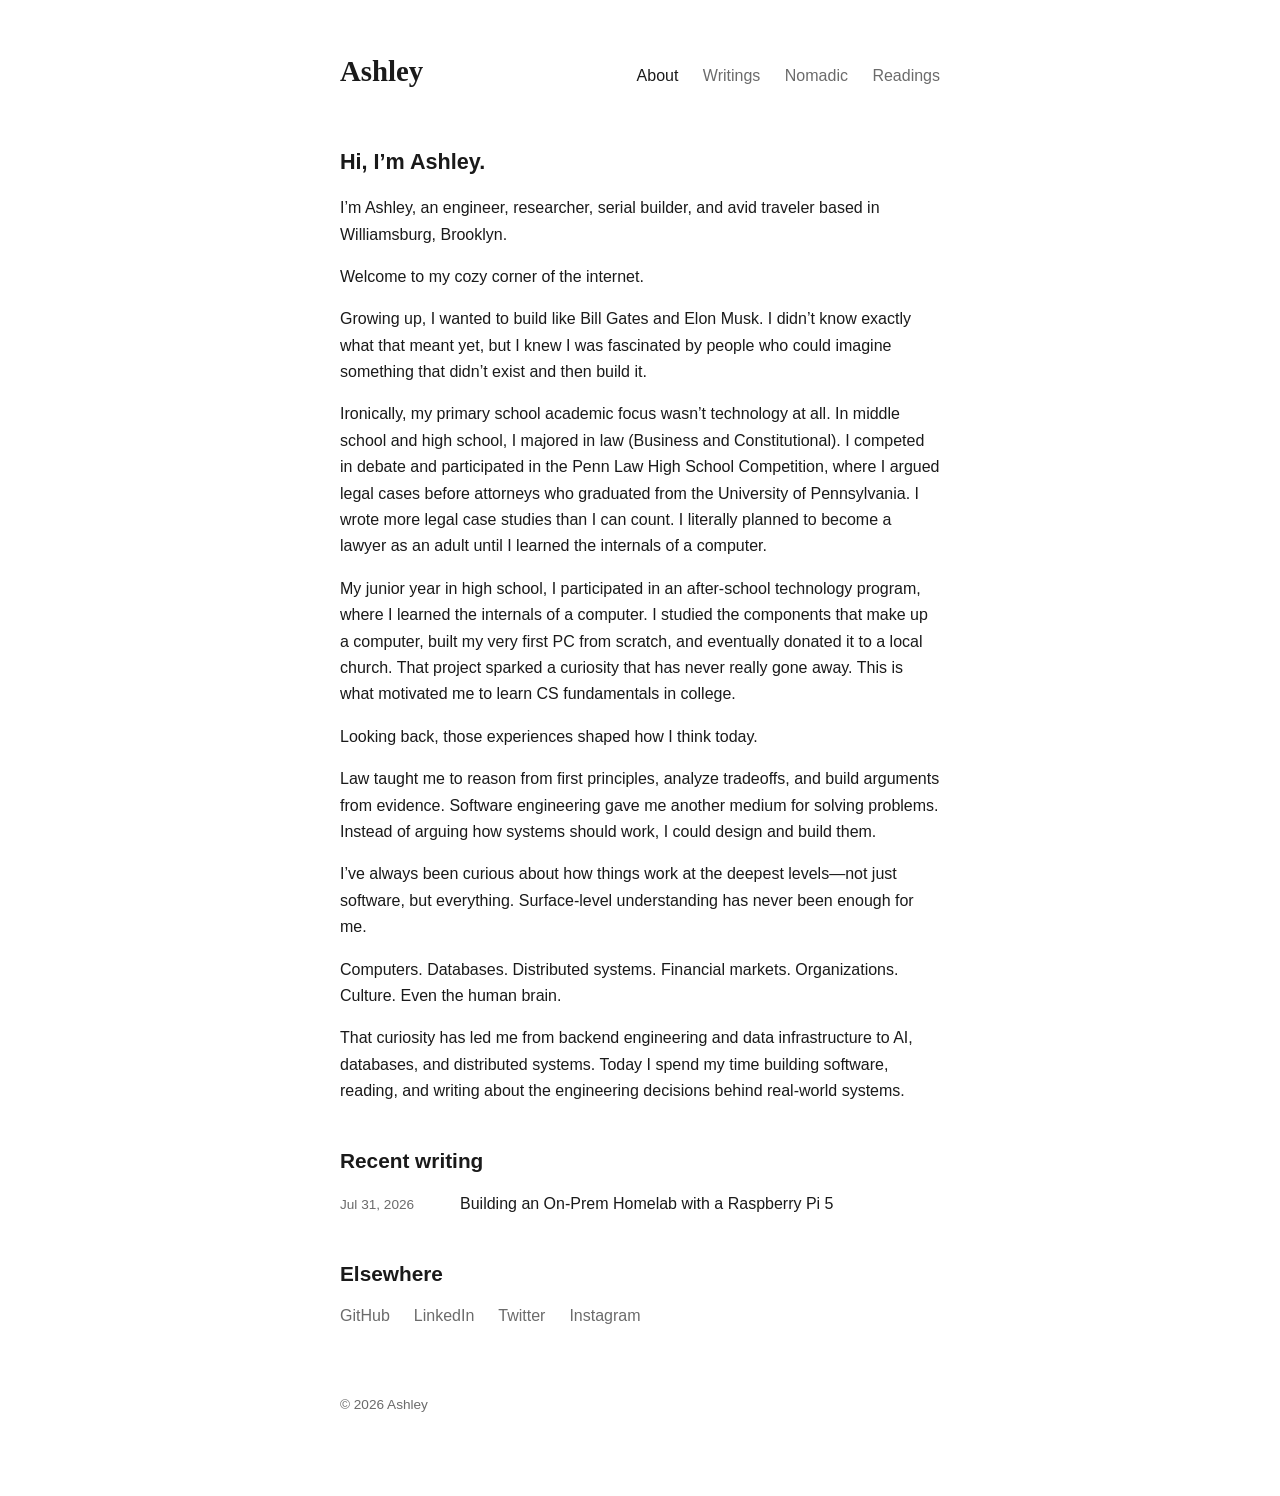
<file: index.html>
<!DOCTYPE html>
<html lang="en">
<head>
  <meta charset="UTF-8">
  <meta name="viewport" content="width=device-width, initial-scale=1.0">
  <meta name="description" content="Ashley — personal site and blog.">
  <title>Ashley</title>
  <link rel="stylesheet" href="/css/style.css">
  <link rel="icon" href="/images/favicon.png">
</head>
<body>
  <header>
    <a class="site-name" href="/">Ashley</a>
    <nav>
      <a href="/" aria-current="page">About</a>
      <a href="/blog/">Writings</a>
      <a href="/nomadic/">Nomadic</a>
      <a href="/readings/">Readings</a>
    </nav>
  </header>

  <main>
    <h1>Hi, I&rsquo;m Ashley.</h1>

    <p>
      I&rsquo;m Ashley, an engineer, researcher, serial builder, and avid
      traveler based in Williamsburg, Brooklyn.
    </p>
    <p>Welcome to my cozy corner of the internet.</p>
    <p>
      Growing up, I wanted to build like Bill Gates and Elon Musk. I
      didn&rsquo;t know exactly what that meant yet, but I knew I was fascinated by
      people who could imagine something that didn&rsquo;t exist and then build it.
    </p>
    <p>
      Ironically, my primary school academic focus wasn&rsquo;t technology at all.
      In middle school and high school, I majored in law (Business and
      Constitutional). I competed in debate and participated in the Penn Law
      High School Competition, where I argued legal cases before attorneys
      who graduated from the University of Pennsylvania. I wrote more legal
      case studies than I can count. I literally
      planned to become a lawyer as an adult until I learned the internals of
      a computer.
    </p>
    <p>
      My junior year in high school, I participated in an after-school
      technology program, where I learned the internals of a computer. I
      studied the components that
      make up a computer, built my very first PC from scratch, and eventually
      donated it to a local church. That project sparked a curiosity that has
      never really gone away. This is what motivated me to learn CS
      fundamentals in college.
    </p>
    <p>Looking back, those experiences shaped how I think today.</p>
    <p>
      Law taught me to reason from first principles, analyze tradeoffs, and
      build arguments from evidence. Software engineering gave me another
      medium for solving problems. Instead of arguing how systems should
      work, I could design and build them.
    </p>
    <p>I&rsquo;ve always been curious about how things work at the deepest levels&mdash;not just software, but everything. Surface-level understanding has never been enough for me.</p>
    <p>Computers. Databases. Distributed systems. Financial markets. Organizations. Culture. Even the human brain.</p>
    <p>
      That curiosity has led me from backend engineering and data
      infrastructure to AI, databases, and distributed systems. Today I spend
      my time building software, reading, and writing about the engineering
      decisions behind real-world systems.
    </p>

    <h2>Recent writing</h2>
    <ul class="post-list">
      <li>
        <time datetime="2026-07-31">Jul 31, 2026</time>
        <a href="/blog/homelab-raspberry-pi-5/">Building an On-Prem Homelab with a Raspberry Pi 5</a>
      </li>
    </ul>

    <h2>Elsewhere</h2>
    <ul class="links">
      <li><a href="https://github.com/ashnet16">GitHub</a></li>
      <li><a href="https://www.linkedin.com/in/ashley-m-1a815396/">LinkedIn</a></li>
      <li><a href="https://twitter.com/ash13y_m">Twitter</a></li>
      <li><a href="https://www.instagram.com/misunderstood.ashley">Instagram</a></li>
    </ul>
  </main>

  <footer>
    <p>&copy; 2026 Ashley</p>
  </footer>
</body>
</html>
</file>
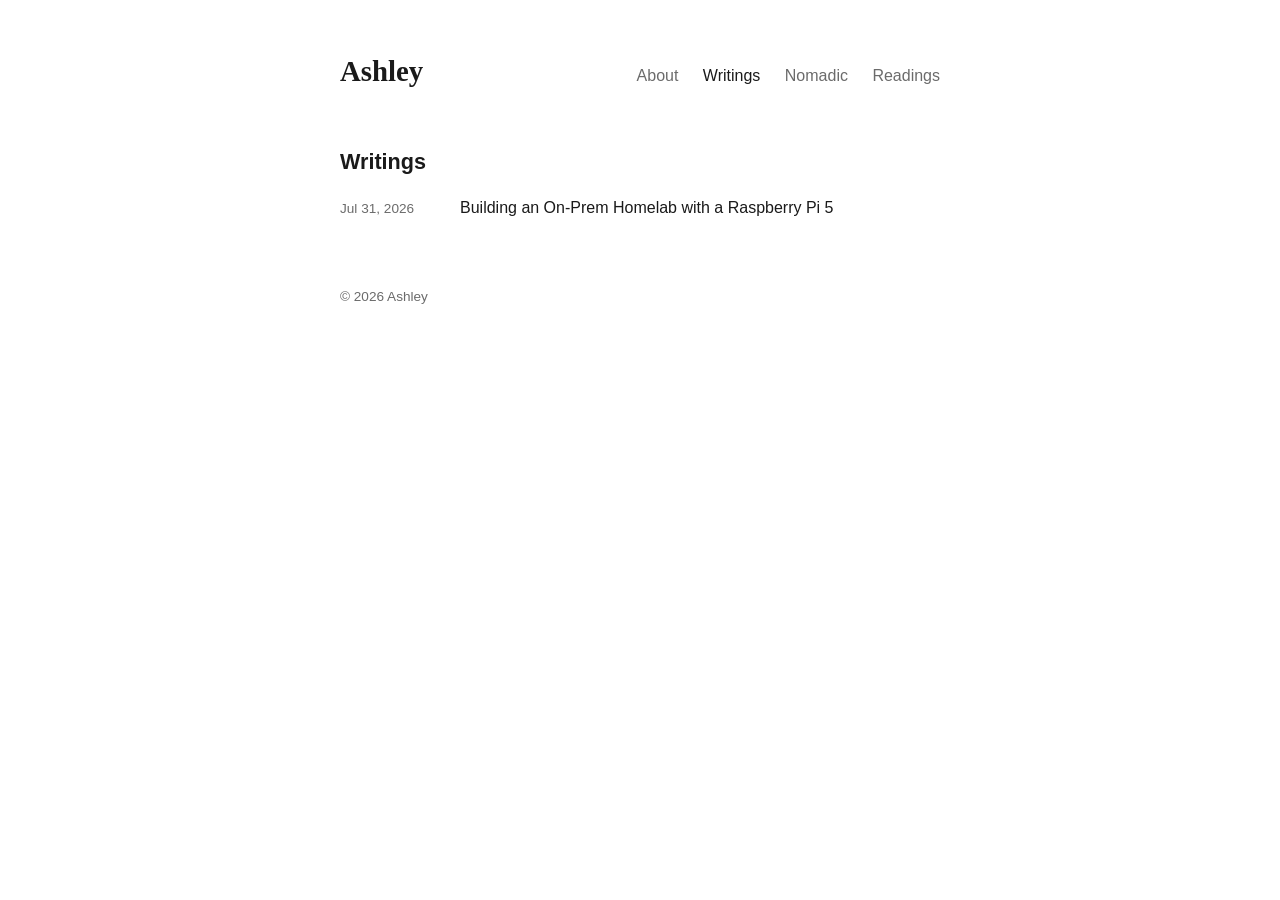
<file: blog/index.html>
<!DOCTYPE html>
<html lang="en">
<head>
  <meta charset="UTF-8">
  <meta name="viewport" content="width=device-width, initial-scale=1.0">
  <meta name="description" content="Writing by Ashley.">
  <title>Writings · Ashley</title>
  <link rel="stylesheet" href="/css/style.css">
  <link rel="icon" href="/images/favicon.png">
</head>
<body>
  <header>
    <a class="site-name" href="/">Ashley</a>
    <nav>
      <a href="/">About</a>
      <a href="/blog/" aria-current="page">Writings</a>
      <a href="/nomadic/">Nomadic</a>
      <a href="/readings/">Readings</a>
    </nav>
  </header>

  <main>
    <h1>Writings</h1>

    <ul class="post-list">
      <li>
        <time datetime="2026-07-31">Jul 31, 2026</time>
        <a href="/blog/homelab-raspberry-pi-5/">Building an On-Prem Homelab with a Raspberry Pi 5</a>
      </li>
    </ul>
  </main>

  <footer>
    <p>&copy; 2026 Ashley</p>
  </footer>
</body>
</html>
</file>
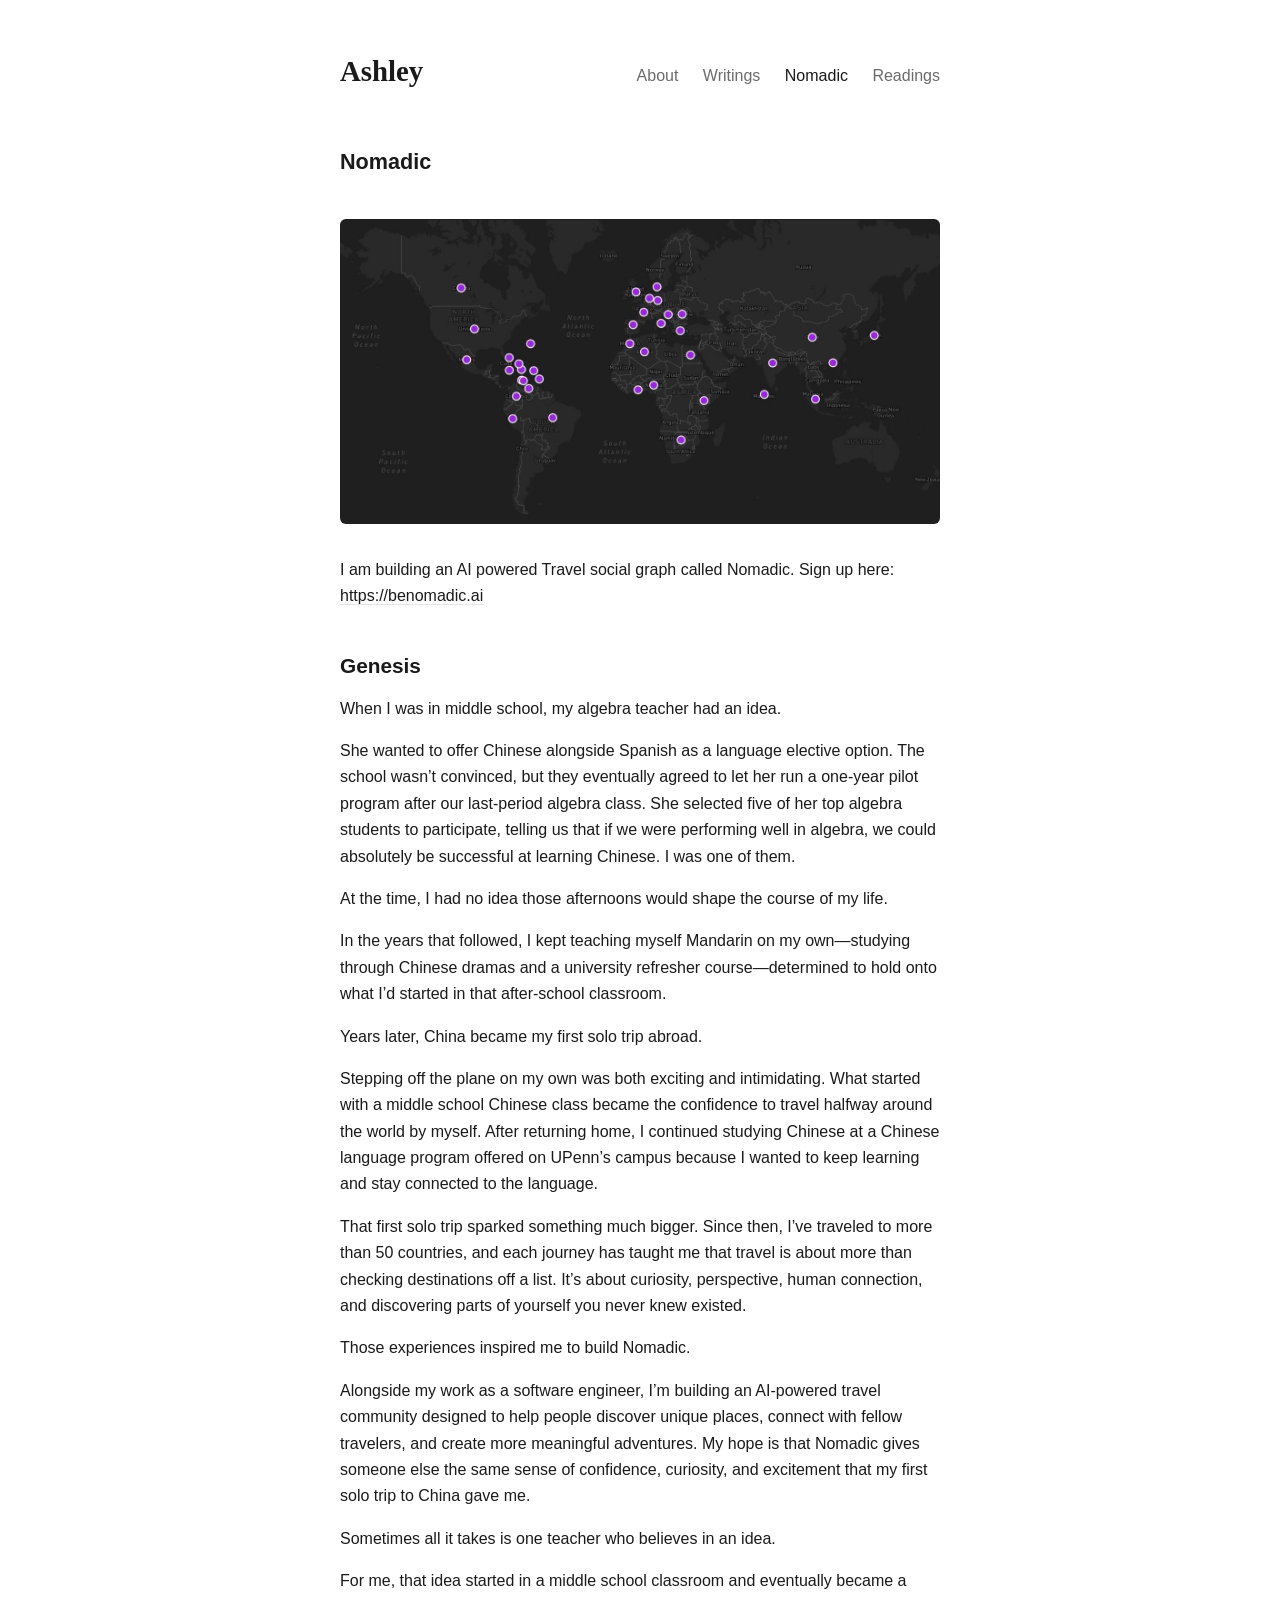
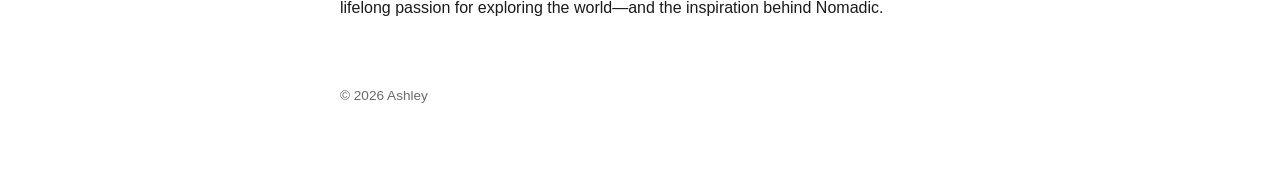
<file: nomadic/index.html>
<!DOCTYPE html>
<html lang="en">
<head>
  <meta charset="UTF-8">
  <meta name="viewport" content="width=device-width, initial-scale=1.0">
  <meta name="description" content="Where Ashley has been living and working.">
  <title>Nomadic · Ashley</title>
  <link rel="stylesheet" href="/css/style.css">
  <link rel="icon" href="/images/favicon.png">
</head>
<body>
  <header>
    <a class="site-name" href="/">Ashley</a>
    <nav>
      <a href="/">About</a>
      <a href="/blog/">Writings</a>
      <a href="/nomadic/" aria-current="page">Nomadic</a>
      <a href="/readings/">Readings</a>
    </nav>
  </header>

  <main>
    <h1>Nomadic</h1>

    <img src="/images/travel-map.jpg" alt="Map of countries I've visited" class="travel-map">

    <p>
      I am building an AI powered Travel social graph called Nomadic.
      Sign up here: <a href="https://benomadic.ai">https://benomadic.ai</a>
    </p>

    <h2>Genesis</h2>

    <p>When I was in middle school, my algebra teacher had an idea.</p>
    <p>
      She wanted to offer Chinese alongside Spanish as a language elective
      option. The school wasn&rsquo;t
      convinced, but they eventually agreed to let her run a one-year pilot
      program after our last-period algebra class. She selected five of her
      top algebra students to participate, telling us that if we were
      performing well in algebra, we could absolutely be successful at
      learning Chinese. I was one of them.
    </p>
    <p>At the time, I had no idea those afternoons would shape the course of my life.</p>
    <p>
      In the years that followed, I kept teaching myself Mandarin on my
      own&mdash;studying through Chinese dramas and a university refresher
      course&mdash;determined to hold onto what I&rsquo;d started in that
      after-school classroom.
    </p>
    <p>Years later, China became my first solo trip abroad.</p>
    <p>
      Stepping off the plane on my own was both exciting and intimidating.
      What started with a middle school Chinese class became the confidence
      to travel halfway around the world by myself. After returning home, I
      continued studying Chinese at a Chinese language program offered on
      UPenn&rsquo;s campus because I wanted to keep learning and stay
      connected to the language.
    </p>
    <p>
      That first solo trip sparked something much bigger. Since then,
      I&rsquo;ve traveled to more than 50 countries, and each journey has
      taught me that travel is about more than checking destinations off a
      list. It&rsquo;s about curiosity, perspective, human connection, and
      discovering parts of yourself you never knew existed.
    </p>
    <p>Those experiences inspired me to build Nomadic.</p>
    <p>
      Alongside my work as a software engineer, I&rsquo;m building an
      AI-powered travel community designed to help people discover unique
      places, connect with fellow travelers, and create more meaningful
      adventures. My hope is that Nomadic gives someone else the same sense
      of confidence, curiosity, and excitement that my first solo trip to
      China gave me.
    </p>
    <p>Sometimes all it takes is one teacher who believes in an idea.</p>
    <p>
      For me, that idea started in a middle school classroom and eventually
      became a lifelong passion for exploring the world&mdash;and the
      inspiration behind Nomadic.
    </p>
  </main>

  <footer>
    <p>&copy; 2026 Ashley</p>
  </footer>
</body>
</html>
</file>
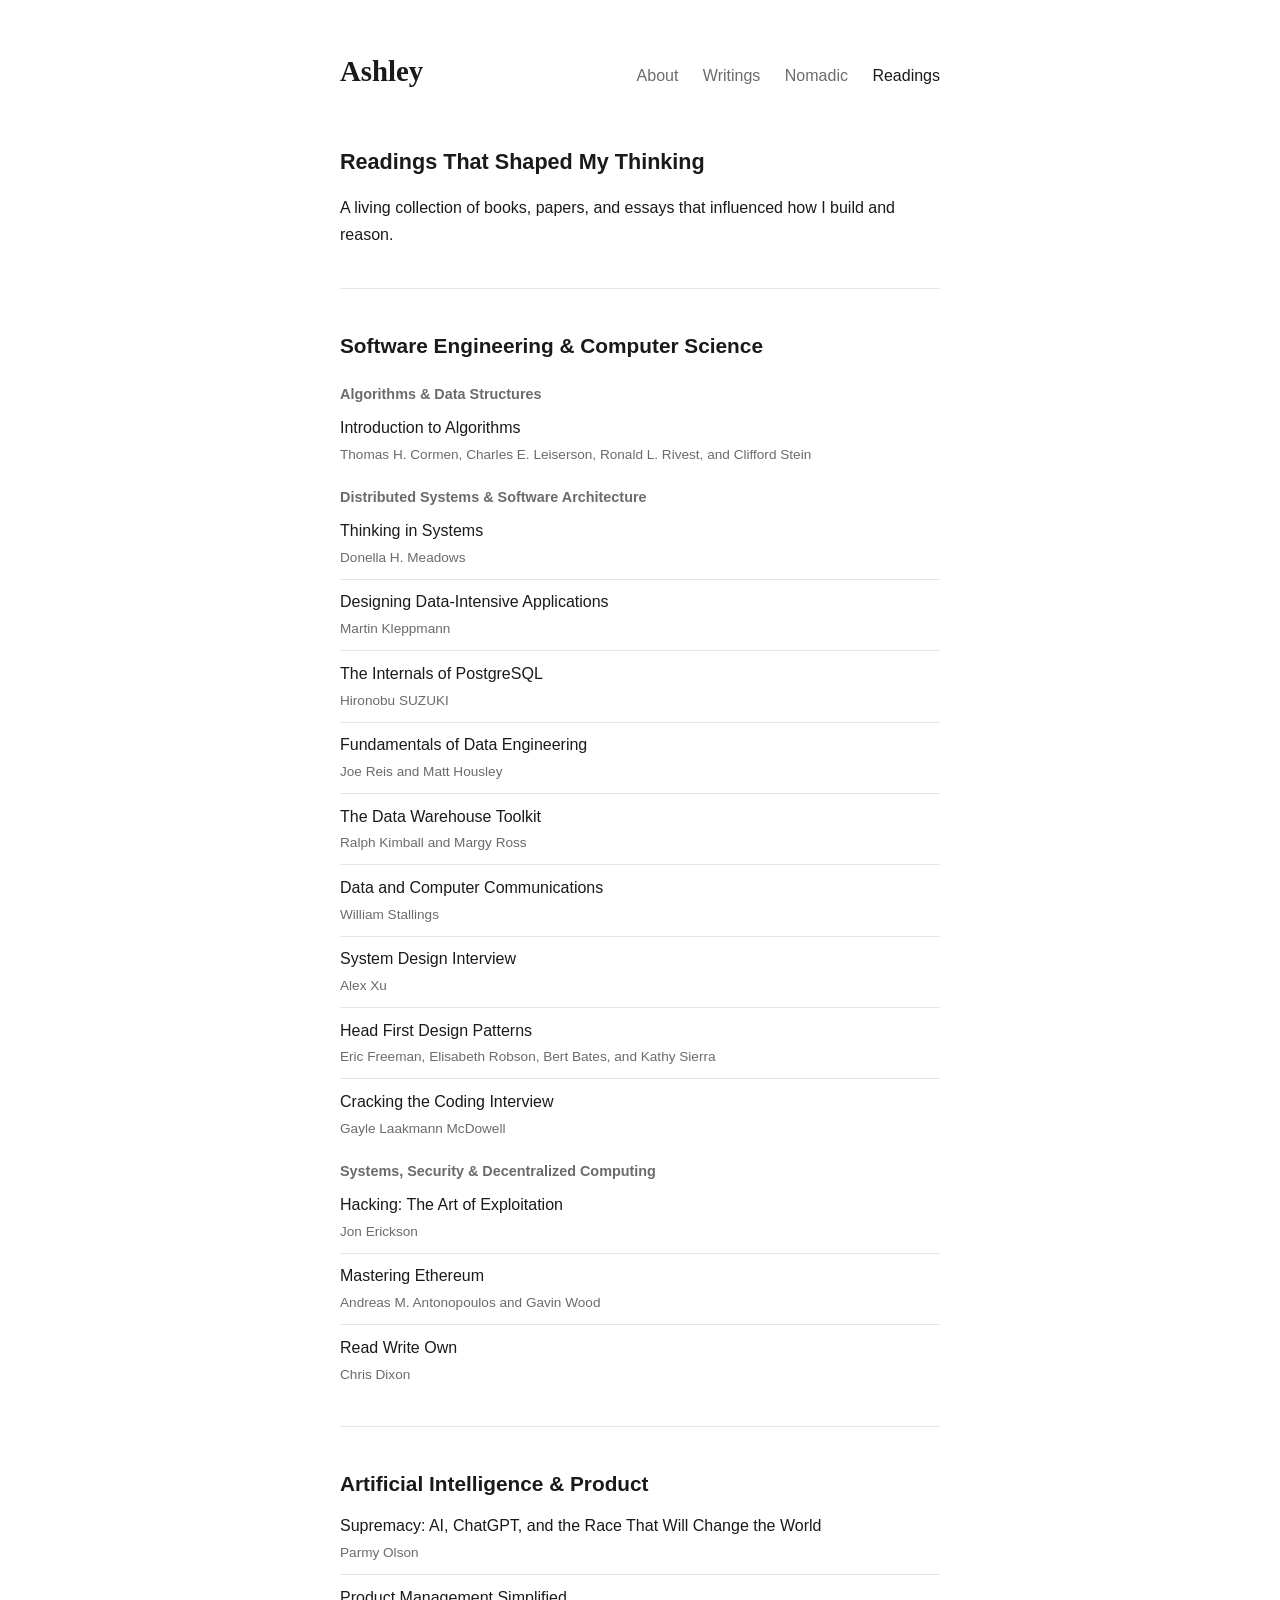
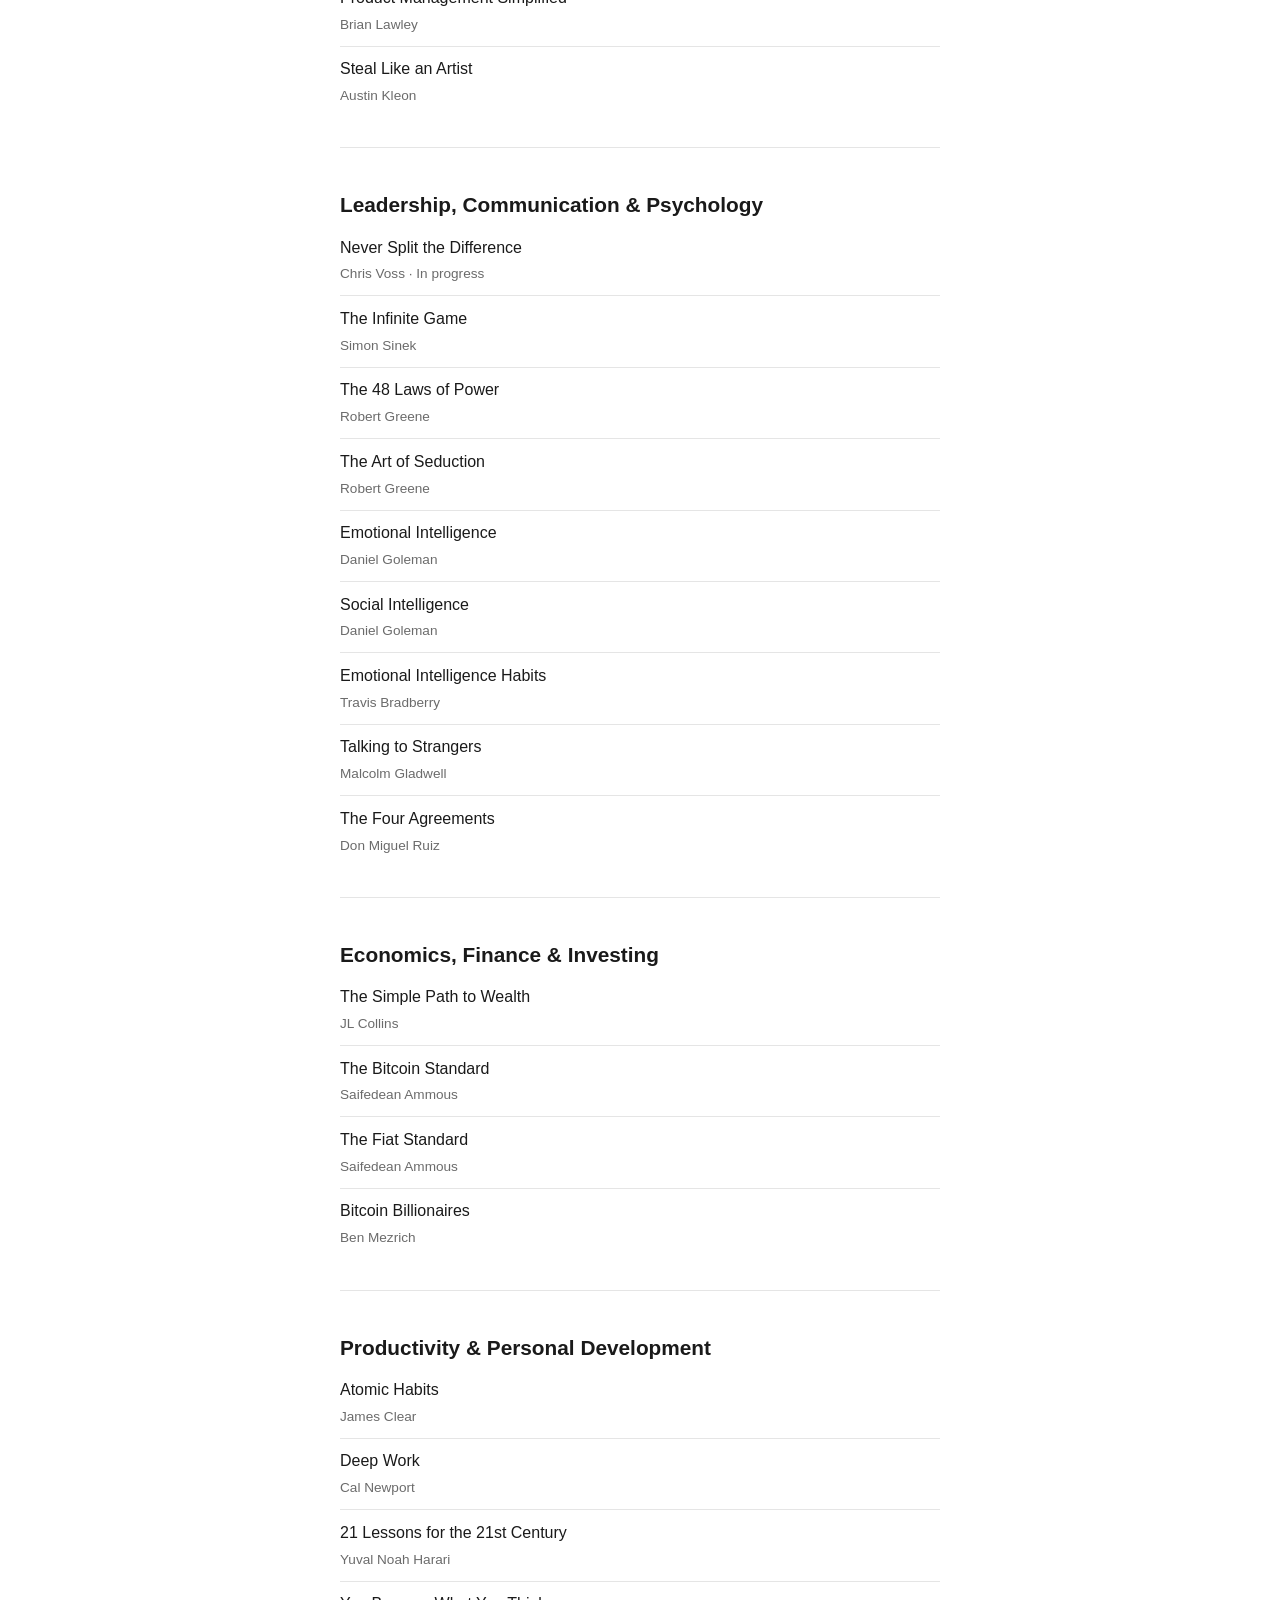
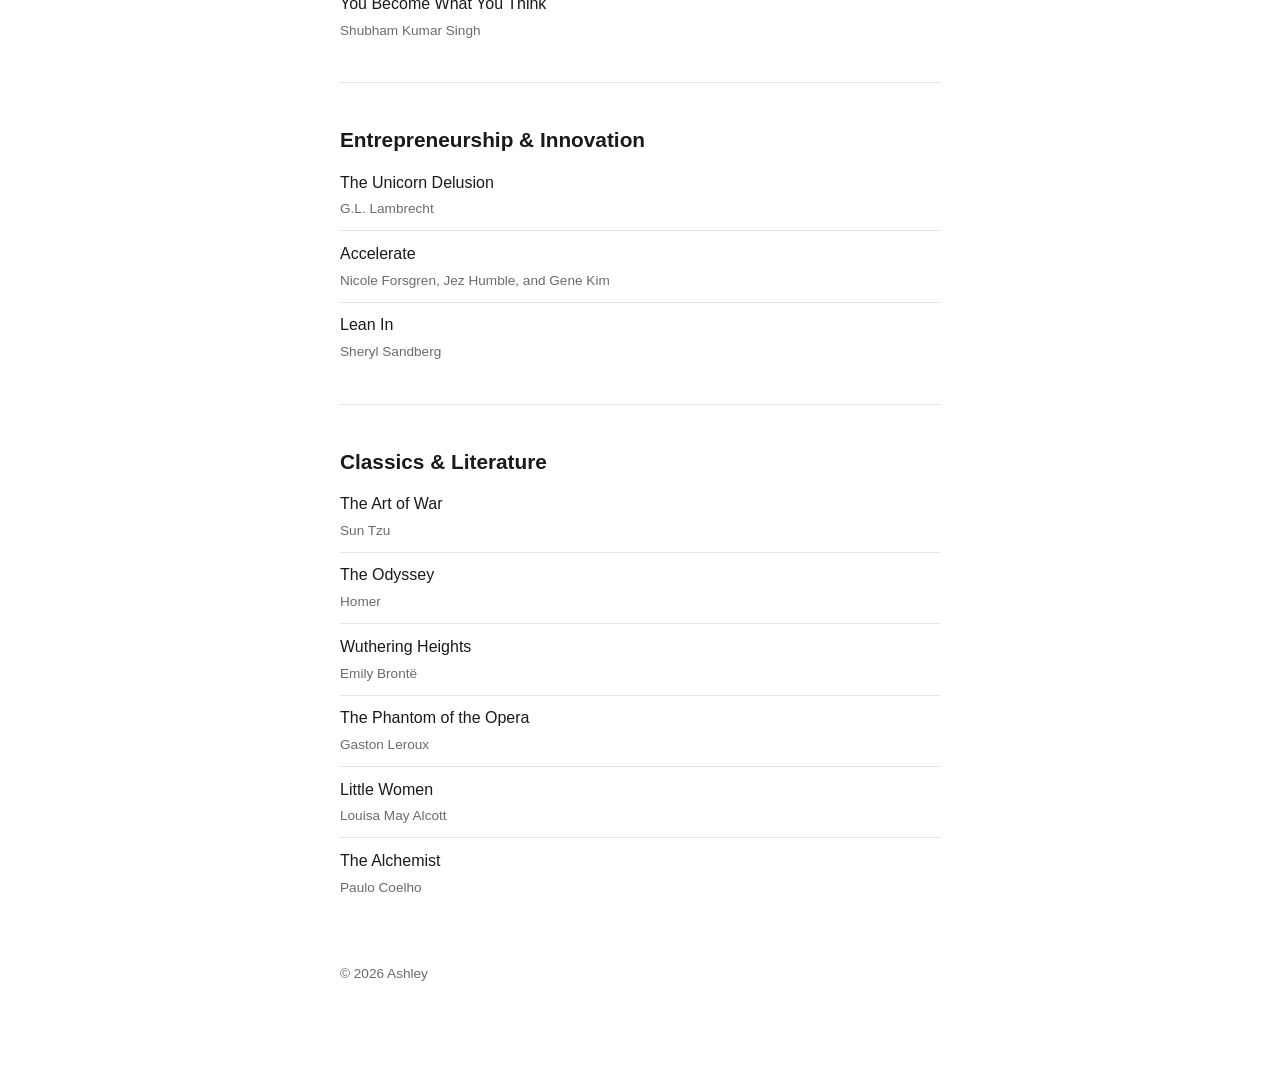
<file: readings/index.html>
<!DOCTYPE html>
<html lang="en">
<head>
  <meta charset="UTF-8">
  <meta name="viewport" content="width=device-width, initial-scale=1.0">
  <meta name="description" content="The books that shape how Ashley thinks about engineering, systems, and life.">
  <title>Readings · Ashley</title>
  <link rel="stylesheet" href="/css/style.css">
  <link rel="icon" href="/images/favicon.png">
</head>
<body>
  <header>
    <a class="site-name" href="/">Ashley</a>
    <nav>
      <a href="/">About</a>
      <a href="/blog/">Writings</a>
      <a href="/nomadic/">Nomadic</a>
      <a href="/readings/" aria-current="page">Readings</a>
    </nav>
  </header>

  <main>
    <h1>Readings That Shaped My Thinking</h1>

    <p>A living collection of books, papers, and essays that influenced how I build and reason.</p>

    <hr>

    <h2>Software Engineering &amp; Computer Science</h2>

    <h3>Algorithms &amp; Data Structures</h3>
    <ul class="book-list">
      <li><a href="https://www.goodreads.com/book/show/108986.Introduction_to_Algorithms" target="_blank" rel="noopener">Introduction to Algorithms</a><span class="muted">Thomas H. Cormen, Charles E. Leiserson, Ronald L. Rivest, and Clifford Stein</span></li>
    </ul>

    <h3>Distributed Systems &amp; Software Architecture</h3>
    <ul class="book-list">
      <li><a href="https://www.goodreads.com/book/show/3828902-thinking-in-systems" target="_blank" rel="noopener">Thinking in Systems</a><span class="muted">Donella H. Meadows</span></li>
      <li><a href="https://www.goodreads.com/book/show/23463279-designing-data-intensive-applications" target="_blank" rel="noopener">Designing Data-Intensive Applications</a><span class="muted">Martin Kleppmann</span></li>
      <li><a href="https://www.goodreads.com/book/show/45309700-the-internals-of-postgresql" target="_blank" rel="noopener">The Internals of PostgreSQL</a><span class="muted">Hironobu SUZUKI</span></li>
      <li><a href="https://www.goodreads.com/book/show/61218623-fundamentals-of-data-engineering" target="_blank" rel="noopener">Fundamentals of Data Engineering</a><span class="muted">Joe Reis and Matt Housley</span></li>
      <li><a href="https://www.goodreads.com/book/show/748203.The_Data_Warehouse_Toolkit" target="_blank" rel="noopener">The Data Warehouse Toolkit</a><span class="muted">Ralph Kimball and Margy Ross</span></li>
      <li><a href="https://www.goodreads.com/book/show/299634.Data_And_Computer_Communications" target="_blank" rel="noopener">Data and Computer Communications</a><span class="muted">William Stallings</span></li>
      <li><a href="https://www.goodreads.com/book/show/54109255-system-design-interview-an-insider-s-guide" target="_blank" rel="noopener">System Design Interview</a><span class="muted">Alex Xu</span></li>
      <li><a href="https://www.goodreads.com/book/show/58128.Head_First_Design_Patterns" target="_blank" rel="noopener">Head First Design Patterns</a><span class="muted">Eric Freeman, Elisabeth Robson, Bert Bates, and Kathy Sierra</span></li>
      <li><a href="https://www.goodreads.com/book/show/12544648-cracking-the-coding-interview" target="_blank" rel="noopener">Cracking the Coding Interview</a><span class="muted">Gayle Laakmann McDowell</span></li>
    </ul>

    <h3>Systems, Security &amp; Decentralized Computing</h3>
    <ul class="book-list">
      <li><a href="https://www.goodreads.com/book/show/61619.Hacking" target="_blank" rel="noopener">Hacking: The Art of Exploitation</a><span class="muted">Jon Erickson</span></li>
      <li><a href="https://www.goodreads.com/book/show/33584554-mastering-ethereum" target="_blank" rel="noopener">Mastering Ethereum</a><span class="muted">Andreas M. Antonopoulos and Gavin Wood</span></li>
      <li><a href="https://www.goodreads.com/book/show/178628338-read-write-own" target="_blank" rel="noopener">Read Write Own</a><span class="muted">Chris Dixon</span></li>
    </ul>

    <hr>

    <h2>Artificial Intelligence &amp; Product</h2>
    <ul class="book-list">
      <li><a href="https://www.goodreads.com/book/show/199809440-supremacy" target="_blank" rel="noopener">Supremacy: AI, ChatGPT, and the Race That Will Change the World</a><span class="muted">Parmy Olson</span></li>
      <li>Product Management Simplified<span class="muted">Brian Lawley</span></li>
      <li><a href="https://www.goodreads.com/book/show/13099738-steal-like-an-artist" target="_blank" rel="noopener">Steal Like an Artist</a><span class="muted">Austin Kleon</span></li>
    </ul>

    <hr>

    <h2>Leadership, Communication &amp; Psychology</h2>
    <ul class="book-list">
      <li><a href="https://www.goodreads.com/book/show/32444582-never-split-the-difference" target="_blank" rel="noopener">Never Split the Difference</a><span class="muted">Chris Voss · In progress</span></li>
      <li><a href="https://www.goodreads.com/book/show/38390751-the-infinite-game" target="_blank" rel="noopener">The Infinite Game</a><span class="muted">Simon Sinek</span></li>
      <li><a href="https://www.goodreads.com/book/show/1303.The_48_Laws_of_Power" target="_blank" rel="noopener">The 48 Laws of Power</a><span class="muted">Robert Greene</span></li>
      <li><a href="https://www.goodreads.com/book/show/20995.The_Art_of_Seduction" target="_blank" rel="noopener">The Art of Seduction</a><span class="muted">Robert Greene</span></li>
      <li><a href="https://www.goodreads.com/book/show/26329.Emotional_Intelligence" target="_blank" rel="noopener">Emotional Intelligence</a><span class="muted">Daniel Goleman</span></li>
      <li><a href="https://www.goodreads.com/book/show/5234344-social-intelligence" target="_blank" rel="noopener">Social Intelligence</a><span class="muted">Daniel Goleman</span></li>
      <li><a href="https://www.goodreads.com/book/show/151339300-emotional-intelligence-habits" target="_blank" rel="noopener">Emotional Intelligence Habits</a><span class="muted">Travis Bradberry</span></li>
      <li><a href="https://www.goodreads.com/book/show/43848929-talking-to-strangers" target="_blank" rel="noopener">Talking to Strangers</a><span class="muted">Malcolm Gladwell</span></li>
      <li><a href="https://www.goodreads.com/book/show/6596.The_Four_Agreements" target="_blank" rel="noopener">The Four Agreements</a><span class="muted">Don Miguel Ruiz</span></li>
    </ul>

    <hr>

    <h2>Economics, Finance &amp; Investing</h2>
    <ul class="book-list">
      <li><a href="https://www.goodreads.com/book/show/30646587-the-simple-path-to-wealth" target="_blank" rel="noopener">The Simple Path to Wealth</a><span class="muted">JL Collins</span></li>
      <li><a href="https://www.goodreads.com/book/show/36448501-the-bitcoin-standard" target="_blank" rel="noopener">The Bitcoin Standard</a><span class="muted">Saifedean Ammous</span></li>
      <li><a href="https://www.goodreads.com/book/show/59539733-the-fiat-standard" target="_blank" rel="noopener">The Fiat Standard</a><span class="muted">Saifedean Ammous</span></li>
      <li><a href="https://www.goodreads.com/book/show/41433284-bitcoin-billionaires" target="_blank" rel="noopener">Bitcoin Billionaires</a><span class="muted">Ben Mezrich</span></li>
    </ul>

    <hr>

    <h2>Productivity &amp; Personal Development</h2>
    <ul class="book-list">
      <li><a href="https://www.goodreads.com/book/show/40121378-atomic-habits" target="_blank" rel="noopener">Atomic Habits</a><span class="muted">James Clear</span></li>
      <li><a href="https://www.goodreads.com/book/show/25744928-deep-work" target="_blank" rel="noopener">Deep Work</a><span class="muted">Cal Newport</span></li>
      <li><a href="https://www.goodreads.com/book/show/38820046-21-lessons-for-the-21st-century" target="_blank" rel="noopener">21 Lessons for the 21st Century</a><span class="muted">Yuval Noah Harari</span></li>
      <li><a href="https://www.goodreads.com/book/show/204236621-you-become-what-you-think" target="_blank" rel="noopener">You Become What You Think</a><span class="muted">Shubham Kumar Singh</span></li>
    </ul>

    <hr>

    <h2>Entrepreneurship &amp; Innovation</h2>
    <ul class="book-list">
      <li><a href="https://www.goodreads.com/book/show/39897141-the-unicorn-delusion-how-to-kill-your-inner-basic-b" target="_blank" rel="noopener">The Unicorn Delusion</a><span class="muted">G.L. Lambrecht</span></li>
      <li><a href="https://www.goodreads.com/book/show/35747076-accelerate" target="_blank" rel="noopener">Accelerate</a><span class="muted">Nicole Forsgren, Jez Humble, and Gene Kim</span></li>
      <li><a href="https://www.goodreads.com/book/show/16071764-lean-in" target="_blank" rel="noopener">Lean In</a><span class="muted">Sheryl Sandberg</span></li>
    </ul>

    <hr>

    <h2>Classics &amp; Literature</h2>
    <ul class="book-list">
      <li><a href="https://www.goodreads.com/book/show/10534.The_Art_of_War" target="_blank" rel="noopener">The Art of War</a><span class="muted">Sun Tzu</span></li>
      <li><a href="https://www.goodreads.com/book/show/1381.The_Odyssey" target="_blank" rel="noopener">The Odyssey</a><span class="muted">Homer</span></li>
      <li><a href="https://www.goodreads.com/book/show/6185.Wuthering_Heights" target="_blank" rel="noopener">Wuthering Heights</a><span class="muted">Emily Bront&euml;</span></li>
      <li><a href="https://www.goodreads.com/book/show/480204.The_Phantom_of_the_Opera" target="_blank" rel="noopener">The Phantom of the Opera</a><span class="muted">Gaston Leroux</span></li>
      <li><a href="https://www.goodreads.com/book/show/1934.Little_Women" target="_blank" rel="noopener">Little Women</a><span class="muted">Louisa May Alcott</span></li>
      <li><a href="https://www.goodreads.com/book/show/865.The_Alchemist" target="_blank" rel="noopener">The Alchemist</a><span class="muted">Paulo Coelho</span></li>
    </ul>
  </main>

  <footer>
    <p>&copy; 2026 Ashley</p>
  </footer>
</body>
</html>
</file>
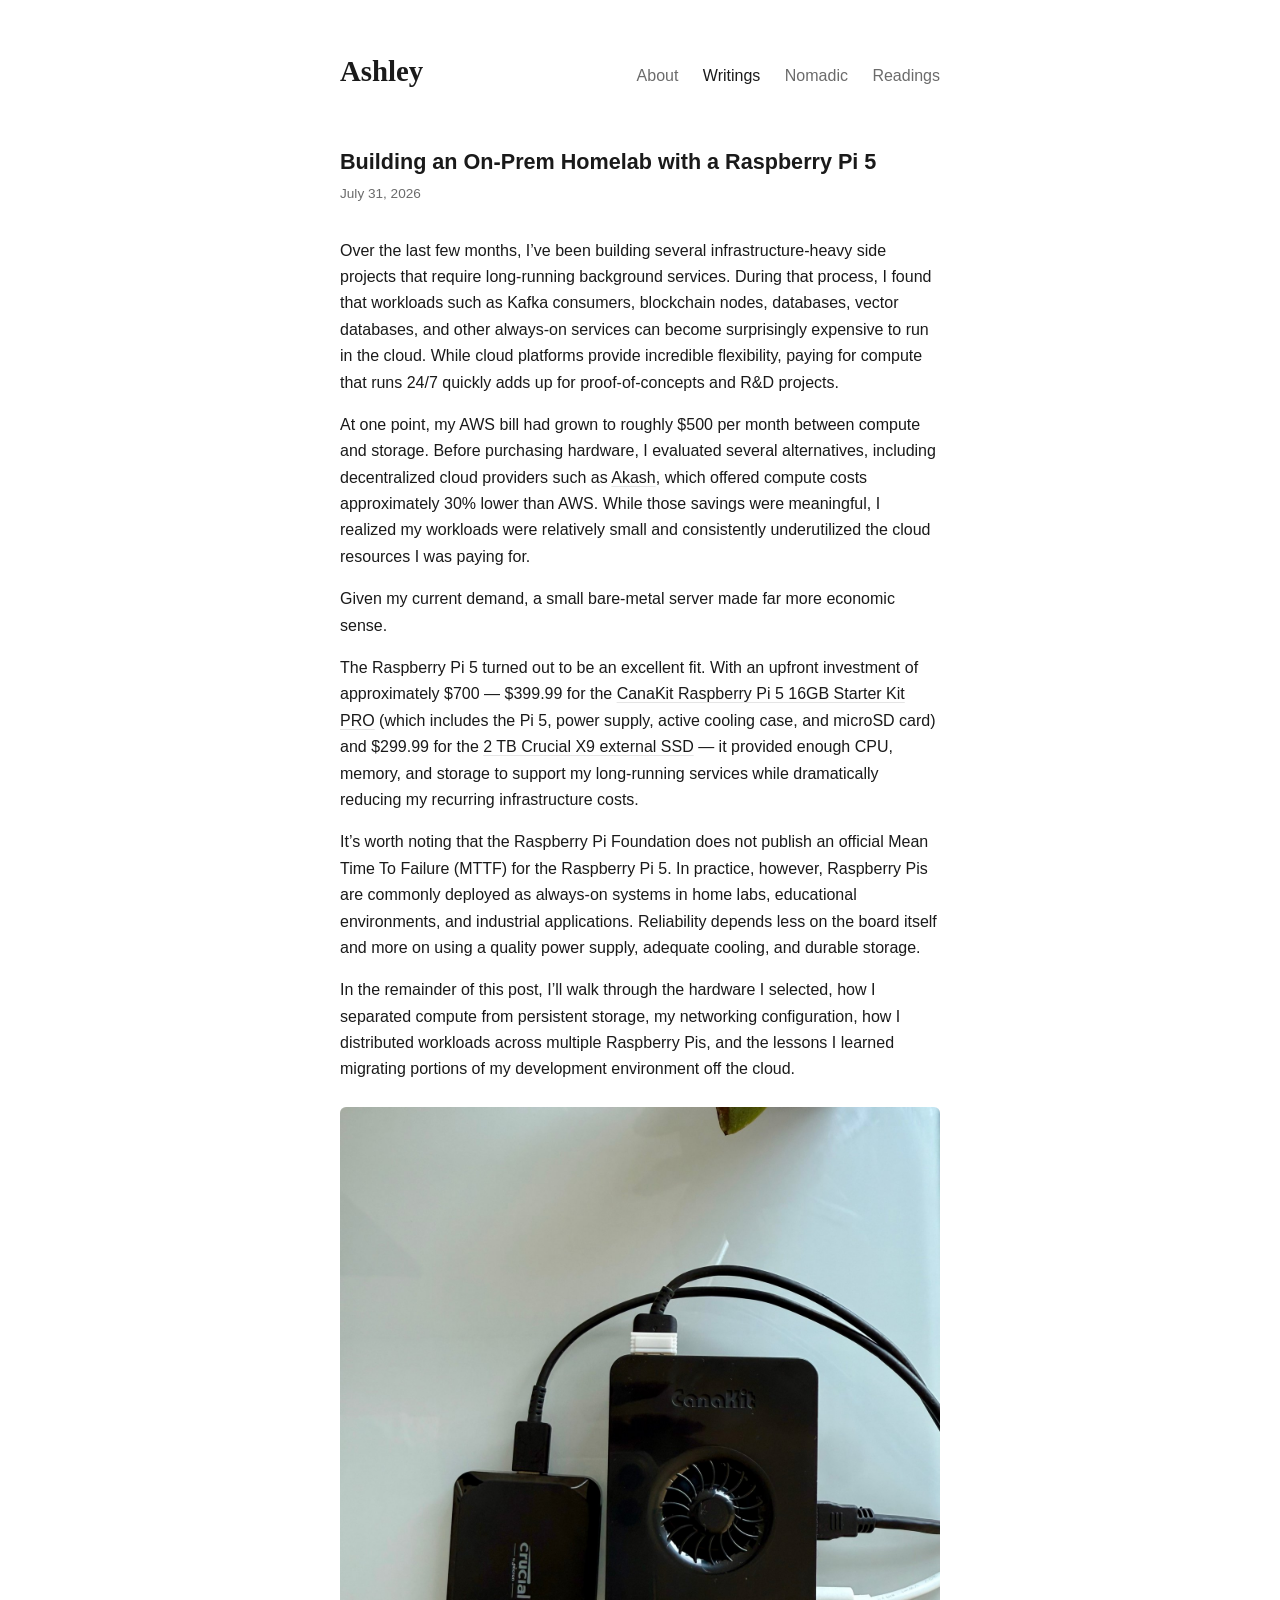
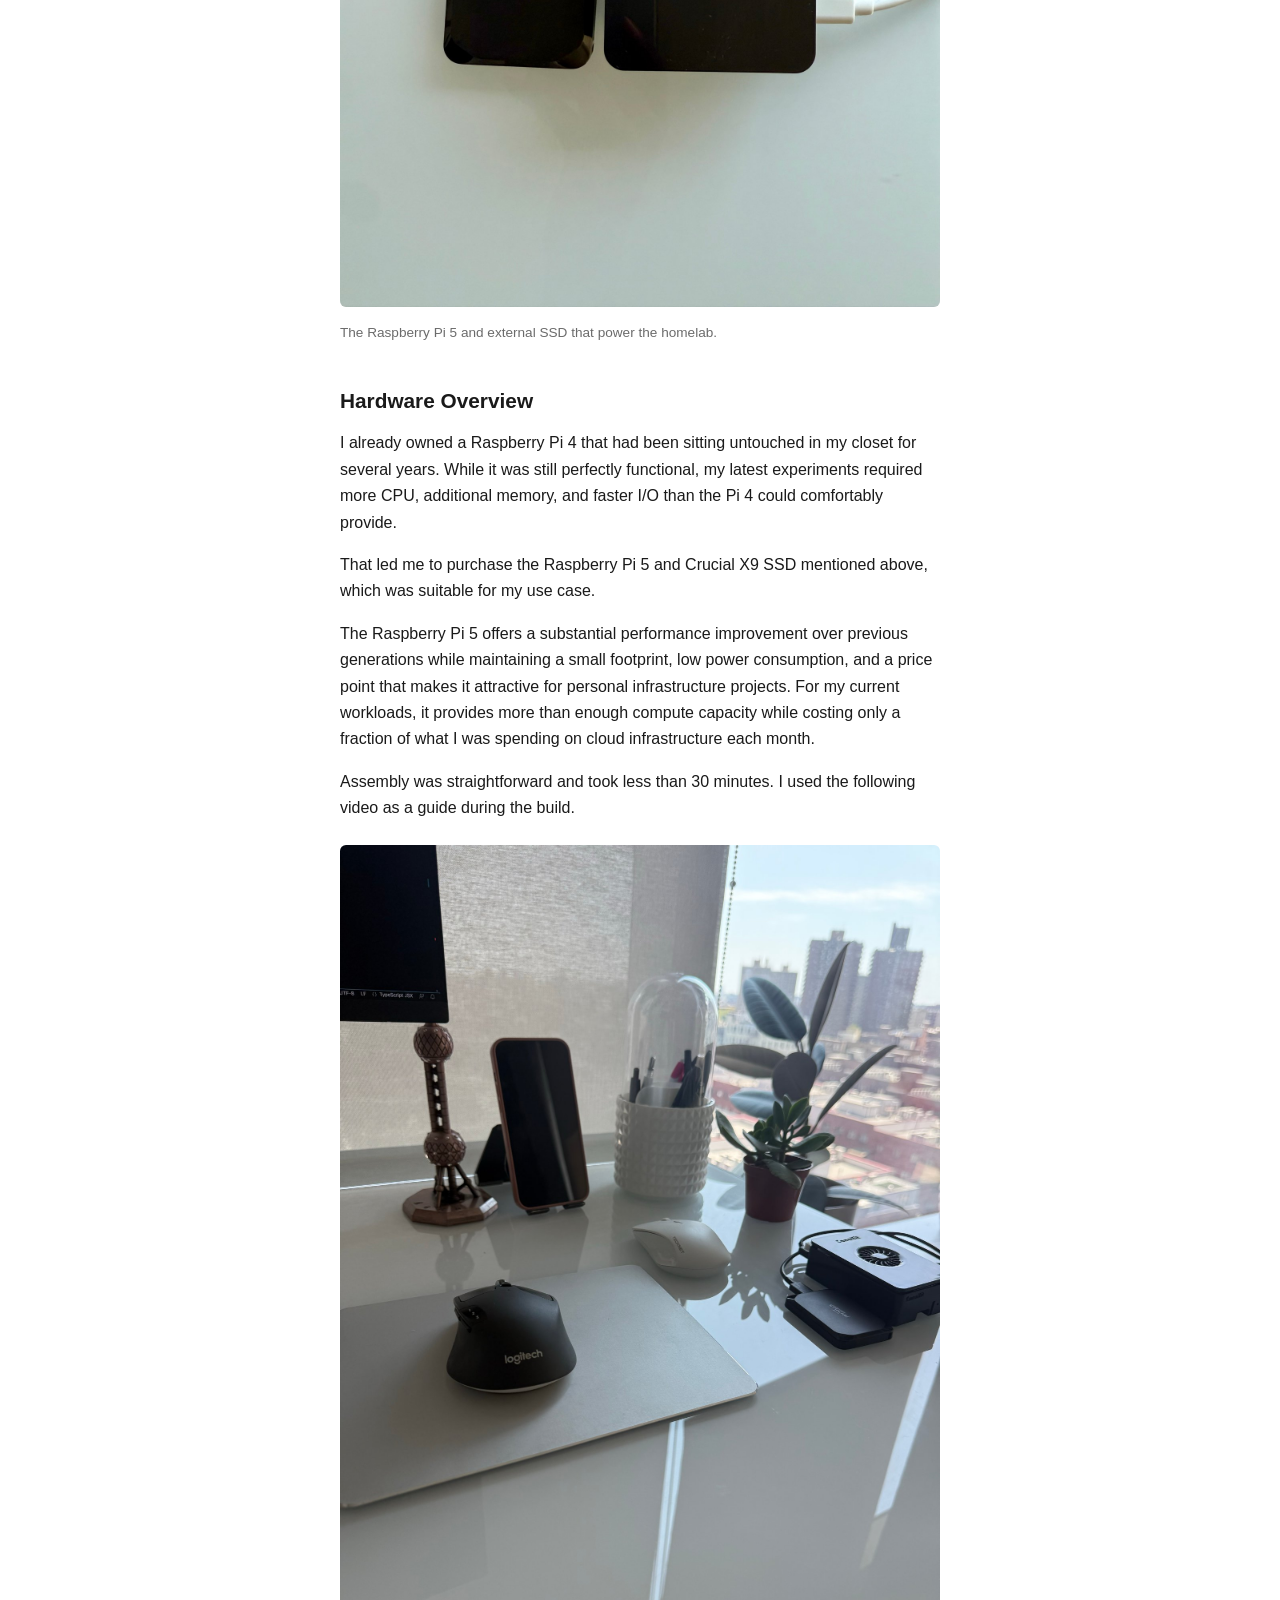
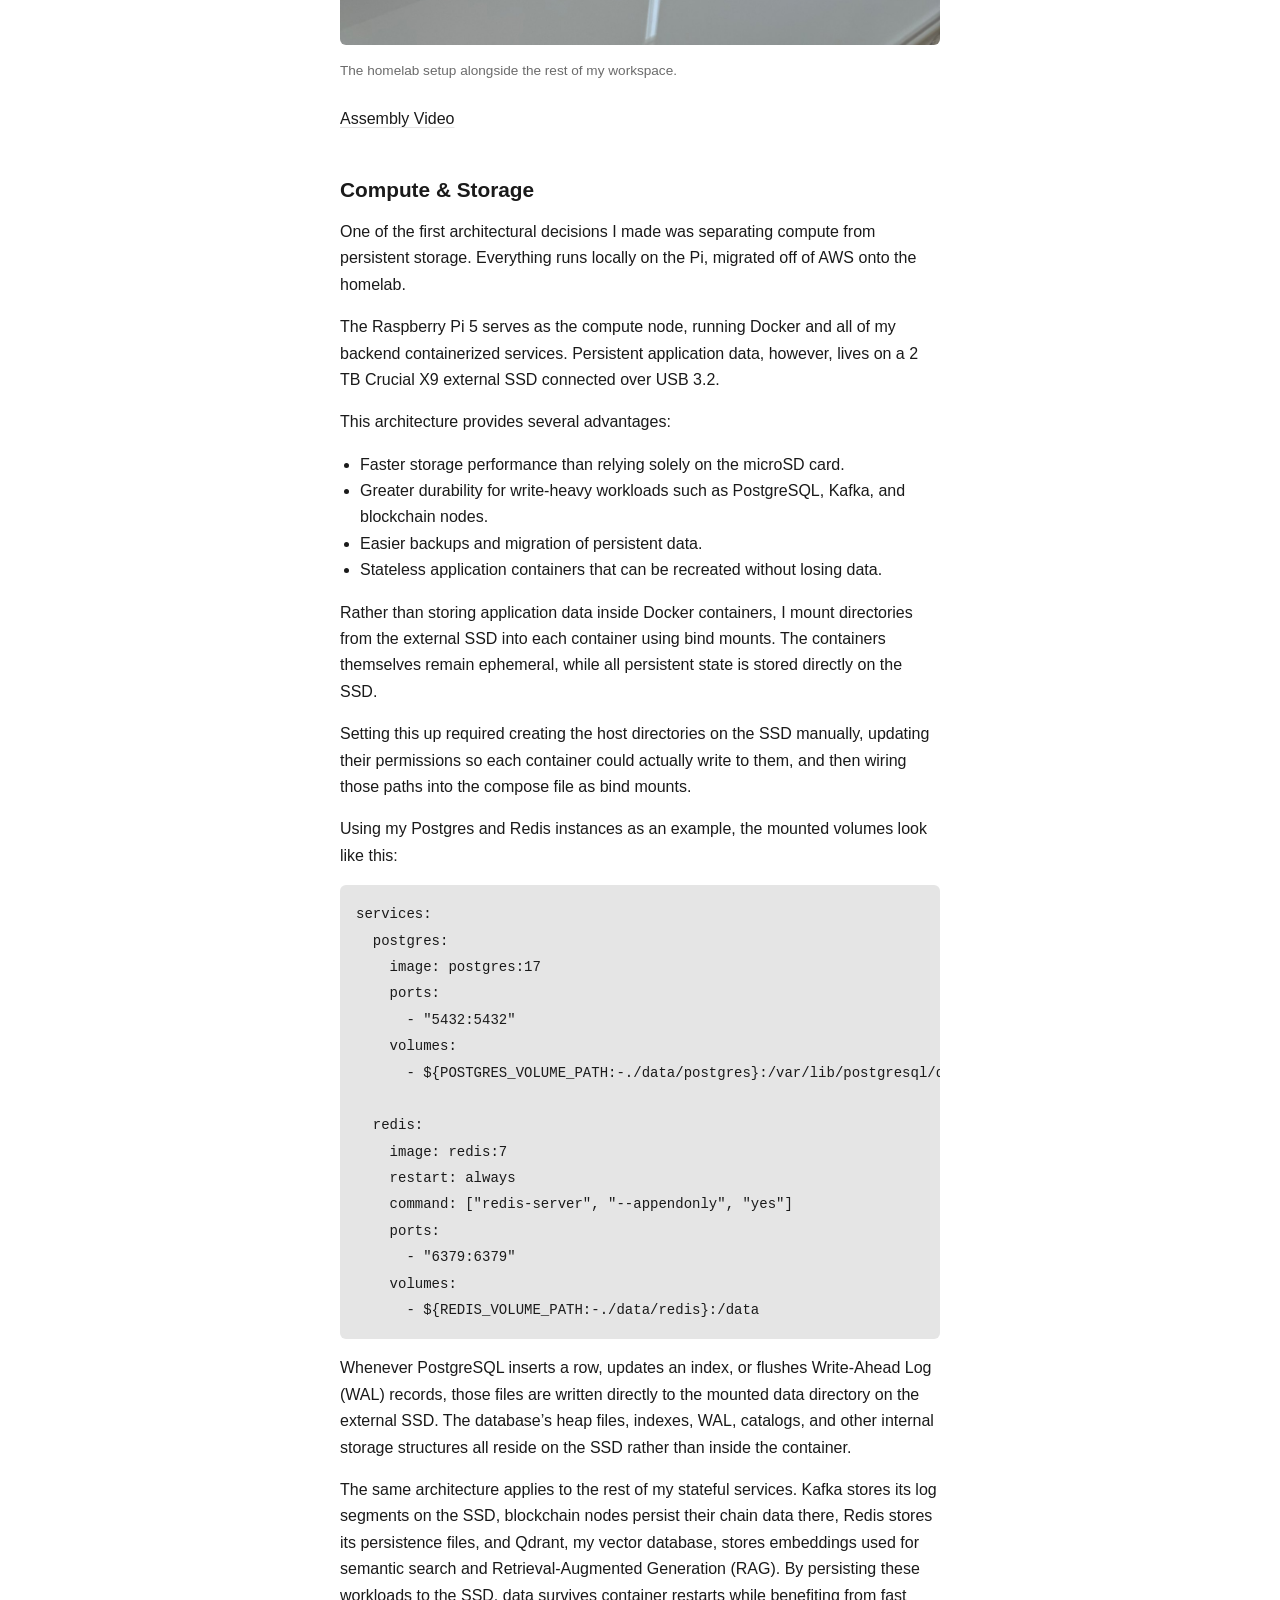
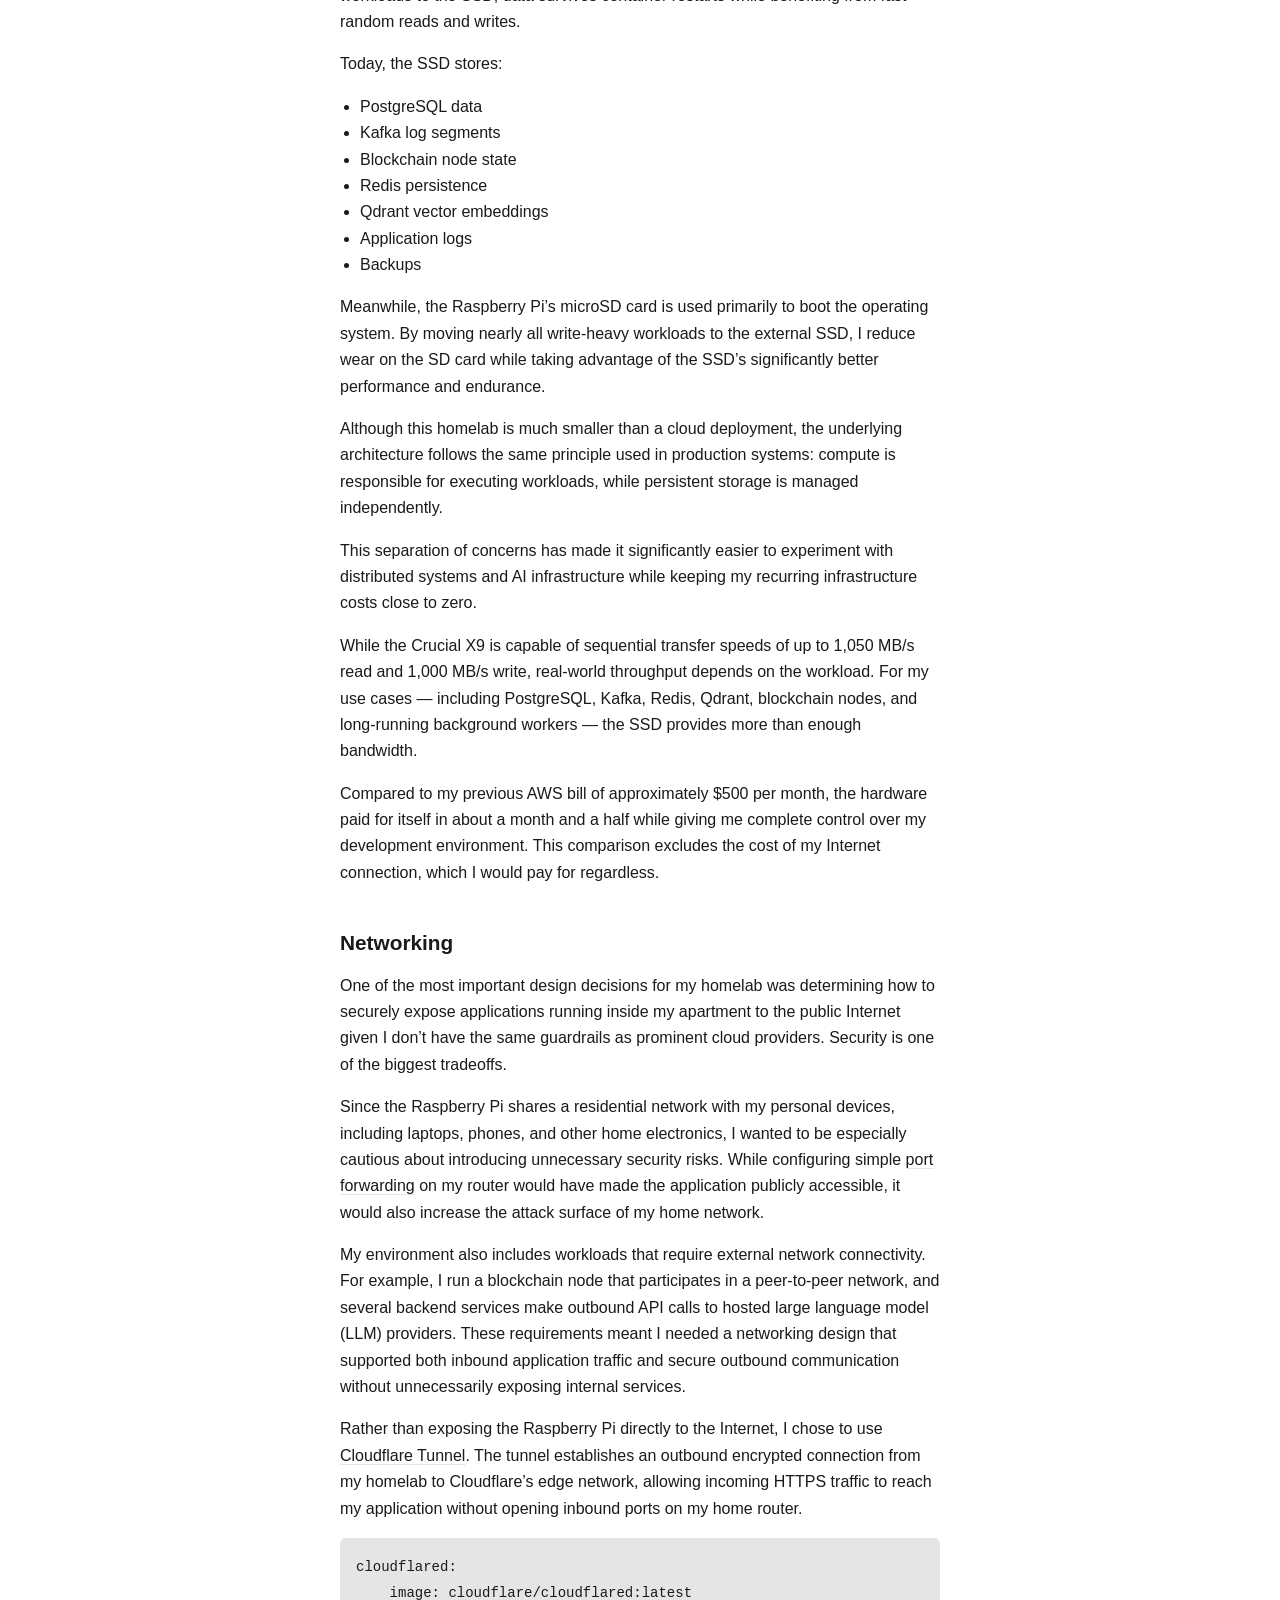
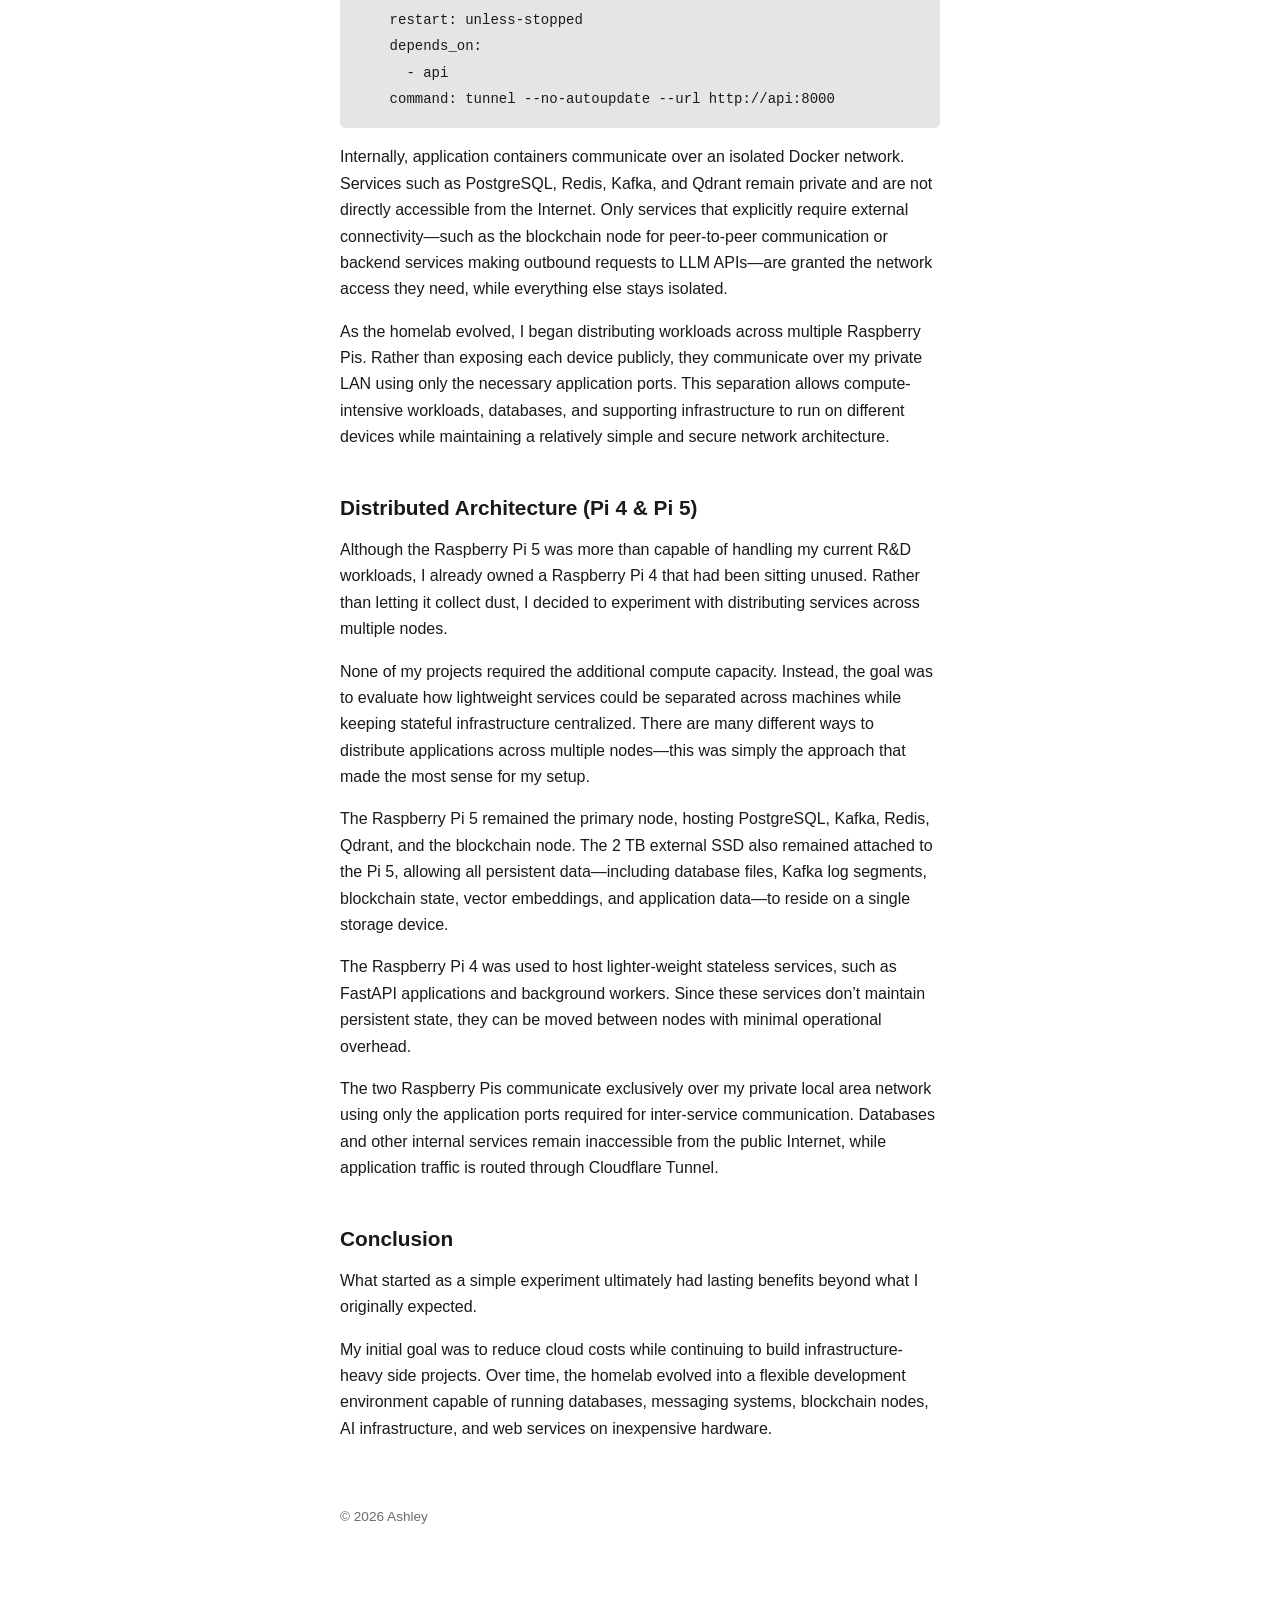
<file: blog/homelab-raspberry-pi-5/index.html>
<!DOCTYPE html>
<html lang="en">
<head>
  <meta charset="UTF-8">
  <meta name="viewport" content="width=device-width, initial-scale=1.0">
  <meta name="description" content="Building an on-prem homelab with a Raspberry Pi 5, by Ashley.">
  <title>Building an On-Prem Homelab with a Raspberry Pi 5 · Ashley</title>
  <link rel="stylesheet" href="/css/style.css">
  <link rel="icon" href="/images/favicon.png">
</head>
<body>
  <header>
    <a class="site-name" href="/">Ashley</a>
    <nav>
      <a href="/">About</a>
      <a href="/blog/" aria-current="page">Writings</a>
      <a href="/nomadic/">Nomadic</a>
      <a href="/readings/">Readings</a>
    </nav>
  </header>

  <main>
    <article>
      <h1>Building an On-Prem Homelab with a Raspberry Pi 5</h1>
      <p class="post-meta"><time datetime="2026-07-31">July 31, 2026</time></p>

      <p>
        Over the last few months, I&rsquo;ve been building several
        infrastructure-heavy side projects that require long-running
        background services. During that process, I found that workloads
        such as Kafka consumers, blockchain nodes, databases, vector
        databases, and other always-on services can become surprisingly
        expensive to run in the cloud. While cloud platforms provide
        incredible flexibility, paying for compute that runs 24/7 quickly
        adds up for proof-of-concepts and R&amp;D projects.
      </p>
      <p>
        At one point, my AWS bill had grown to roughly $500 per month
        between compute and storage. Before purchasing hardware, I
        evaluated several alternatives, including decentralized cloud
        providers such as <a href="https://akash.network/" target="_blank" rel="noopener">Akash</a>,
        which offered compute costs approximately 30% lower than AWS.
        While those savings were meaningful, I
        realized my workloads were relatively small and consistently
        underutilized the cloud resources I was paying for.
      </p>
      <p>Given my current demand, a small bare-metal server made far more economic sense.</p>
      <p>
        The Raspberry Pi 5 turned out to be an excellent fit. With an
        upfront investment of approximately $700 &mdash; $399.99 for the
        <a href="https://www.amazon.com/CanaKit-Raspberry-16GB-Starter-Kit/dp/B0DZFG4MSH" target="_blank" rel="noopener">CanaKit Raspberry Pi 5 16GB Starter Kit PRO</a>
        (which includes the Pi 5, power supply, active cooling case, and
        microSD card) and $299.99 for the
        <a href="https://www.amazon.com/Crucial-2TB-Portable-SSD-CT2000X9SSD902/dp/B0CGW18S6Y" target="_blank" rel="noopener">2 TB Crucial X9 external SSD</a>
        &mdash; it provided enough CPU, memory, and storage to support my
        long-running services while dramatically reducing my recurring
        infrastructure costs.
      </p>
      <p>
        It&rsquo;s worth noting that the Raspberry Pi Foundation does not
        publish an official Mean Time To Failure (MTTF) for the Raspberry
        Pi 5. In practice, however, Raspberry Pis are commonly deployed as
        always-on systems in home labs, educational environments, and
        industrial applications. Reliability depends less on the board
        itself and more on using a quality power supply, adequate cooling,
        and durable storage.
      </p>
      <p>
        In the remainder of this post, I&rsquo;ll walk through the hardware
        I selected, how I separated compute from persistent storage, my
        networking configuration, how I distributed workloads across
        multiple Raspberry Pis, and the lessons I learned migrating
        portions of my development environment off the cloud.
      </p>
      <figure>
        <img src="/images/pi.jpeg" alt="Raspberry Pi 5 in its CanaKit cooling case beside a Crucial X9 external SSD">
        <figcaption>The Raspberry Pi 5 and external SSD that power the homelab.</figcaption>
      </figure>

      <h2>Hardware Overview</h2>
      <p>
        I already owned a Raspberry Pi 4 that had been sitting untouched
        in my closet for several years. While it was still perfectly
        functional, my latest experiments required more CPU, additional
        memory, and faster I/O than the Pi 4 could comfortably provide.
      </p>
      <p>
        That led me to purchase the Raspberry Pi 5 and Crucial X9 SSD
        mentioned above, which was suitable for my use case.
      </p>
      <p>
        The Raspberry Pi 5 offers a substantial performance improvement
        over previous generations while maintaining a small footprint, low
        power consumption, and a price point that makes it attractive for
        personal infrastructure projects. For my current workloads, it
        provides more than enough compute capacity while costing only a
        fraction of what I was spending on cloud infrastructure each
        month.
      </p>
      <p>
        Assembly was straightforward and took less than 30 minutes. I used
        the following video as a guide during the build.
      </p>
      <figure>
        <img src="/images/lab.jpeg" alt="Home office desk with a Raspberry Pi homelab, laptop, mouse, phone, and plant by a window">
        <figcaption>The homelab setup alongside the rest of my workspace.</figcaption>
      </figure>
      <p>
        <a href="https://youtu.be/Wi_S7QkuN3M" target="_blank" rel="noopener">Assembly Video</a>
      </p>

      <h2>Compute &amp; Storage</h2>
      <p>
        One of the first architectural decisions I made was separating
        compute from persistent storage. Everything runs locally on the
        Pi, migrated off of AWS onto the homelab.
      </p>
      <p>
        The Raspberry Pi 5 serves as the compute node, running Docker and
        all of my backend containerized services. Persistent application
        data, however, lives on a 2 TB Crucial X9 external SSD connected
        over USB 3.2.
      </p>
      <p>This architecture provides several advantages:</p>
      <ul>
        <li>Faster storage performance than relying solely on the microSD card.</li>
        <li>Greater durability for write-heavy workloads such as PostgreSQL, Kafka, and blockchain nodes.</li>
        <li>Easier backups and migration of persistent data.</li>
        <li>Stateless application containers that can be recreated without losing data.</li>
      </ul>
      <p>
        Rather than storing application data inside Docker containers, I
        mount directories from the external SSD into each container using
        bind mounts. The containers themselves remain ephemeral, while
        all persistent state is stored directly on the SSD.
      </p>
      <p>
        Setting this up required creating the host directories on the SSD
        manually, updating their permissions so each container could
        actually write to them, and then wiring those paths into the
        compose file as bind mounts.
      </p>
      <p>Using my Postgres and Redis instances as an example, the mounted volumes look like this:</p>
      <pre><code>services:
  postgres:
    image: postgres:17
    ports:
      - "5432:5432"
    volumes:
      - ${POSTGRES_VOLUME_PATH:-./data/postgres}:/var/lib/postgresql/data

  redis:
    image: redis:7
    restart: always
    command: ["redis-server", "--appendonly", "yes"]
    ports:
      - "6379:6379"
    volumes:
      - ${REDIS_VOLUME_PATH:-./data/redis}:/data</code></pre>
      <p>
        Whenever PostgreSQL inserts a row, updates an index, or flushes
        Write-Ahead Log (WAL) records, those files are written directly to
        the mounted data directory on the external SSD. The database&rsquo;s
        heap files, indexes, WAL, catalogs, and other internal storage
        structures all reside on the SSD rather than inside the container.
      </p>
      <p>
        The same architecture applies to the rest of my stateful services.
        Kafka stores its log segments on the SSD, blockchain nodes persist
        their chain data there, Redis stores its persistence files, and
        Qdrant, my vector database, stores embeddings used for semantic
        search and Retrieval-Augmented Generation (RAG). By persisting
        these workloads to the SSD, data survives container restarts while
        benefiting from fast random reads and writes.
      </p>
      <p>Today, the SSD stores:</p>
      <ul>
        <li>PostgreSQL data</li>
        <li>Kafka log segments</li>
        <li>Blockchain node state</li>
        <li>Redis persistence</li>
        <li>Qdrant vector embeddings</li>
        <li>Application logs</li>
        <li>Backups</li>
      </ul>
      <p>
        Meanwhile, the Raspberry Pi&rsquo;s microSD card is used primarily
        to boot the operating system. By moving nearly all write-heavy
        workloads to the external SSD, I reduce wear on the SD card while
        taking advantage of the SSD&rsquo;s significantly better
        performance and endurance.
      </p>
      <p>
        Although this homelab is much smaller than a cloud deployment, the
        underlying architecture follows the same principle used in
        production systems: compute is responsible for executing
        workloads, while persistent storage is managed independently.
      </p>
      <p>
        This separation of concerns has made it significantly easier to
        experiment with distributed systems and AI infrastructure while
        keeping my recurring infrastructure costs close to zero.
      </p>

      <p>
        While the Crucial X9 is capable of sequential transfer speeds of
        up to 1,050 MB/s read and 1,000 MB/s write, real-world throughput
        depends on the workload. For my use cases &mdash; including
        PostgreSQL, Kafka, Redis, Qdrant, blockchain nodes, and
        long-running background workers &mdash; the SSD provides more
        than enough bandwidth.
      </p>

      <p>
        Compared to my previous AWS bill of approximately $500 per month,
        the hardware paid for itself in about a month and a half while
        giving me complete control over my development environment. This
        comparison excludes the cost of my Internet connection, which I
        would pay for regardless.
      </p>

      <h2>Networking</h2>
      <p>
        One of the most important design decisions for my homelab was
        determining how to securely expose applications running inside my
        apartment to the public Internet given I don&rsquo;t have the same
        guardrails as prominent cloud providers. Security is one of the
        biggest tradeoffs.
      </p>
      <p>
        Since the Raspberry Pi shares a residential network with my
        personal devices, including laptops, phones, and other home
        electronics, I wanted to be especially cautious about introducing
        unnecessary security risks. While configuring simple
        <a href="https://www.verizon.com/support/knowledge-base-302813/" target="_blank" rel="noopener">port forwarding</a>
        on my router would have made the application publicly accessible,
        it would also increase the attack surface of my home network.
      </p>
      <p>
        My environment also includes workloads that require external
        network connectivity. For example, I run a blockchain node that
        participates in a peer-to-peer network, and several backend
        services make outbound API calls to hosted large language model
        (LLM) providers. These requirements meant I needed a networking
        design that supported both inbound application traffic and secure
        outbound communication without unnecessarily exposing internal
        services.
      </p>
      <p>
        Rather than exposing the Raspberry Pi directly to the Internet, I
        chose to use
        <a href="https://developers.cloudflare.com/tunnel/" target="_blank" rel="noopener">Cloudflare Tunnel</a>.
        The tunnel establishes an outbound encrypted connection from my
        homelab to Cloudflare&rsquo;s edge network, allowing incoming HTTPS
        traffic to reach my application without opening inbound ports on
        my home router.
      </p>
      <pre><code>cloudflared:
    image: cloudflare/cloudflared:latest
    restart: unless-stopped
    depends_on:
      - api
    command: tunnel --no-autoupdate --url http://api:8000</code></pre>
      <p>
        Internally, application containers communicate over an isolated
        Docker network. Services such as PostgreSQL, Redis, Kafka, and
        Qdrant remain private and are not directly accessible from the
        Internet. Only services that explicitly require external
        connectivity&mdash;such as the blockchain node for peer-to-peer
        communication or backend services making outbound requests to LLM
        APIs&mdash;are granted the network access they need, while
        everything else stays isolated.
      </p>
      <p>
        As the homelab evolved, I began distributing workloads across
        multiple Raspberry Pis. Rather than exposing each device publicly,
        they communicate over my private LAN using only the necessary
        application ports. This separation allows compute-intensive
        workloads, databases, and supporting infrastructure to run on
        different devices while maintaining a relatively simple and secure
        network architecture.
      </p>
      <h2>Distributed Architecture (Pi 4 &amp; Pi 5)</h2>
      <p>
        Although the Raspberry Pi 5 was more than capable of handling my
        current R&amp;D workloads, I already owned a Raspberry Pi 4 that
        had been sitting unused. Rather than letting it collect dust, I
        decided to experiment with distributing services across multiple
        nodes.
      </p>
      <p>
        None of my projects required the additional compute capacity.
        Instead, the goal was to evaluate how lightweight services could
        be separated across machines while keeping stateful infrastructure
        centralized. There are many different ways to distribute
        applications across multiple nodes&mdash;this was simply the
        approach that made the most sense for my setup.
      </p>
      <p>
        The Raspberry Pi 5 remained the primary node, hosting PostgreSQL,
        Kafka, Redis, Qdrant, and the blockchain node. The 2 TB external
        SSD also remained attached to the Pi 5, allowing all persistent
        data&mdash;including database files, Kafka log segments,
        blockchain state, vector embeddings, and application data&mdash;to
        reside on a single storage device.
      </p>
      <p>
        The Raspberry Pi 4 was used to host lighter-weight stateless
        services, such as FastAPI applications and background workers.
        Since these services don&rsquo;t maintain persistent state, they
        can be moved between nodes with minimal operational overhead.
      </p>
      <p>
        The two Raspberry Pis communicate exclusively over my private
        local area network using only the application ports required for
        inter-service communication. Databases and other internal services
        remain inaccessible from the public Internet, while application
        traffic is routed through Cloudflare Tunnel.
      </p>
      <h2>Conclusion</h2>
      <p>What started as a simple experiment ultimately had lasting benefits beyond what I originally expected.</p>
      <p>
        My initial goal was to reduce cloud costs while continuing to
        build infrastructure-heavy side projects. Over time, the homelab
        evolved into a flexible development environment capable of running
        databases, messaging systems, blockchain nodes, AI infrastructure,
        and web services on inexpensive hardware.
      </p>
    </article>
  </main>

  <footer>
    <p>&copy; 2026 Ashley</p>
  </footer>
</body>
</html>
</file>
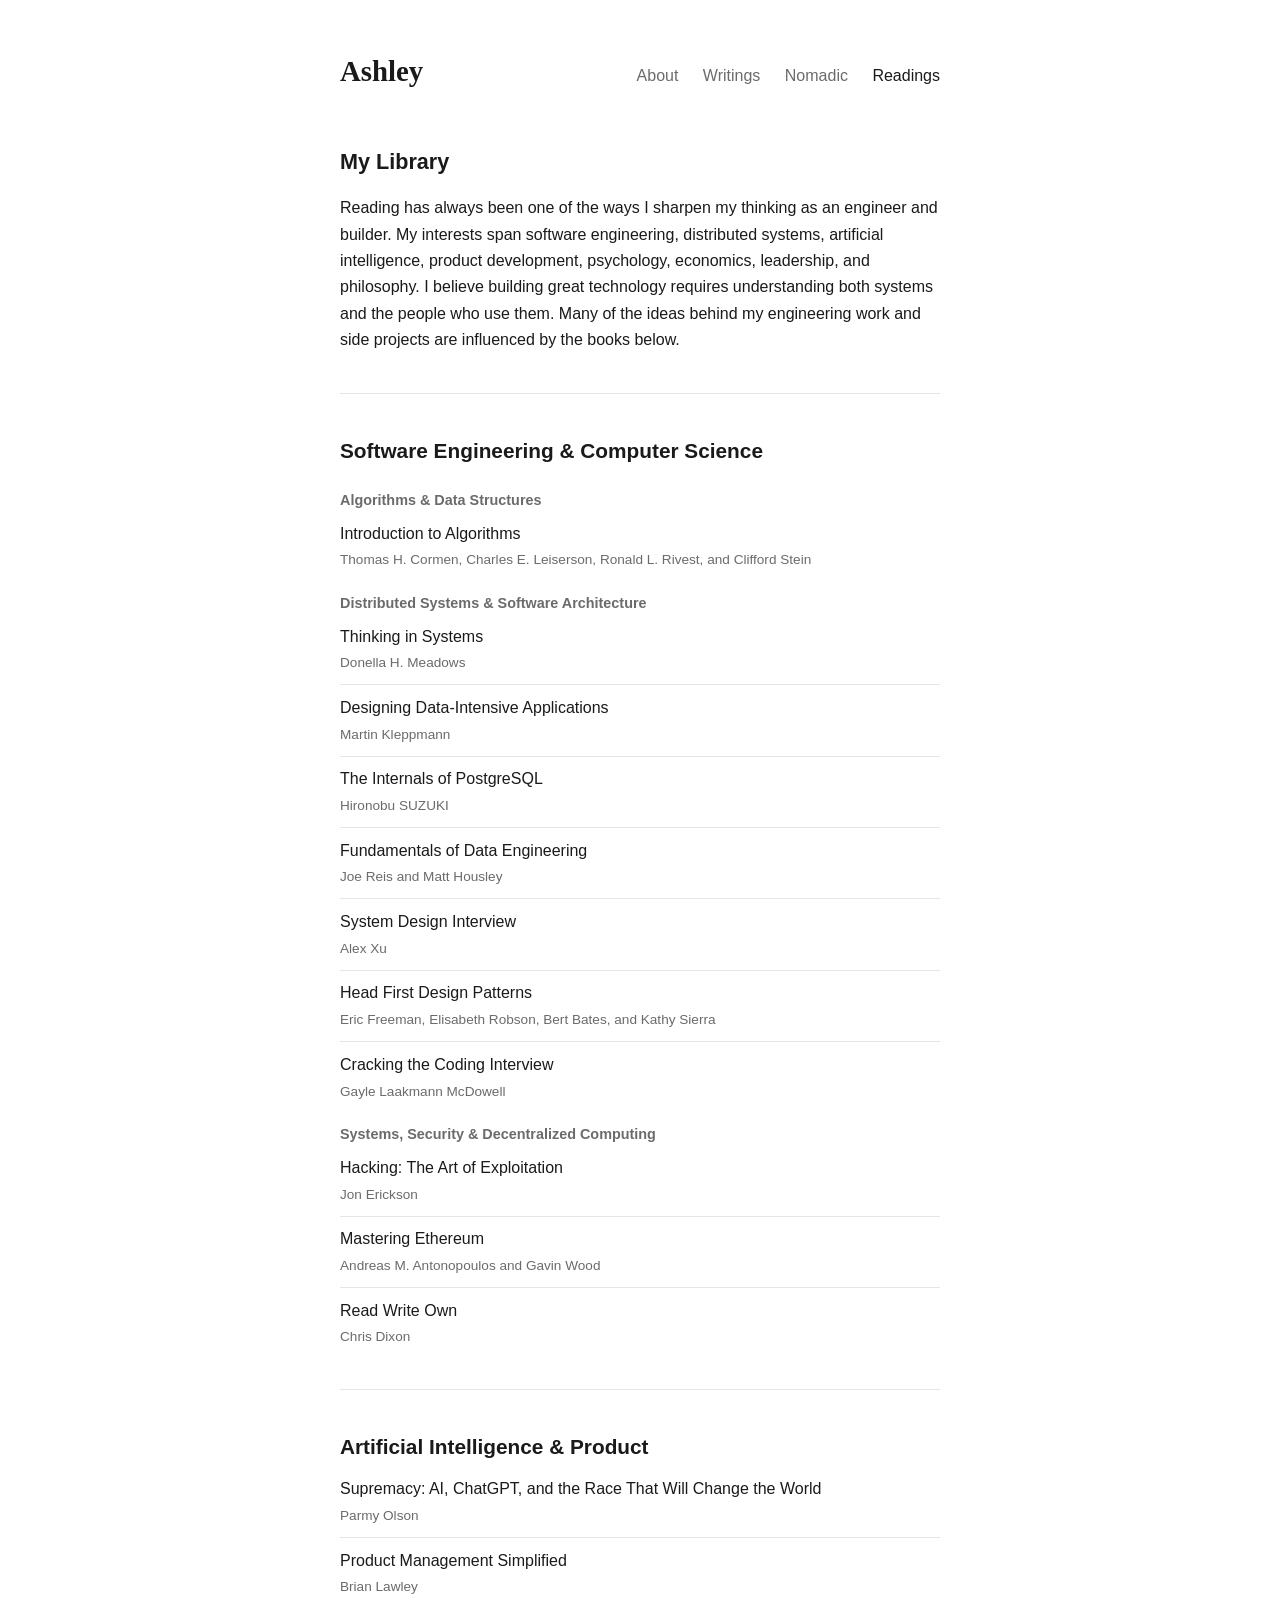
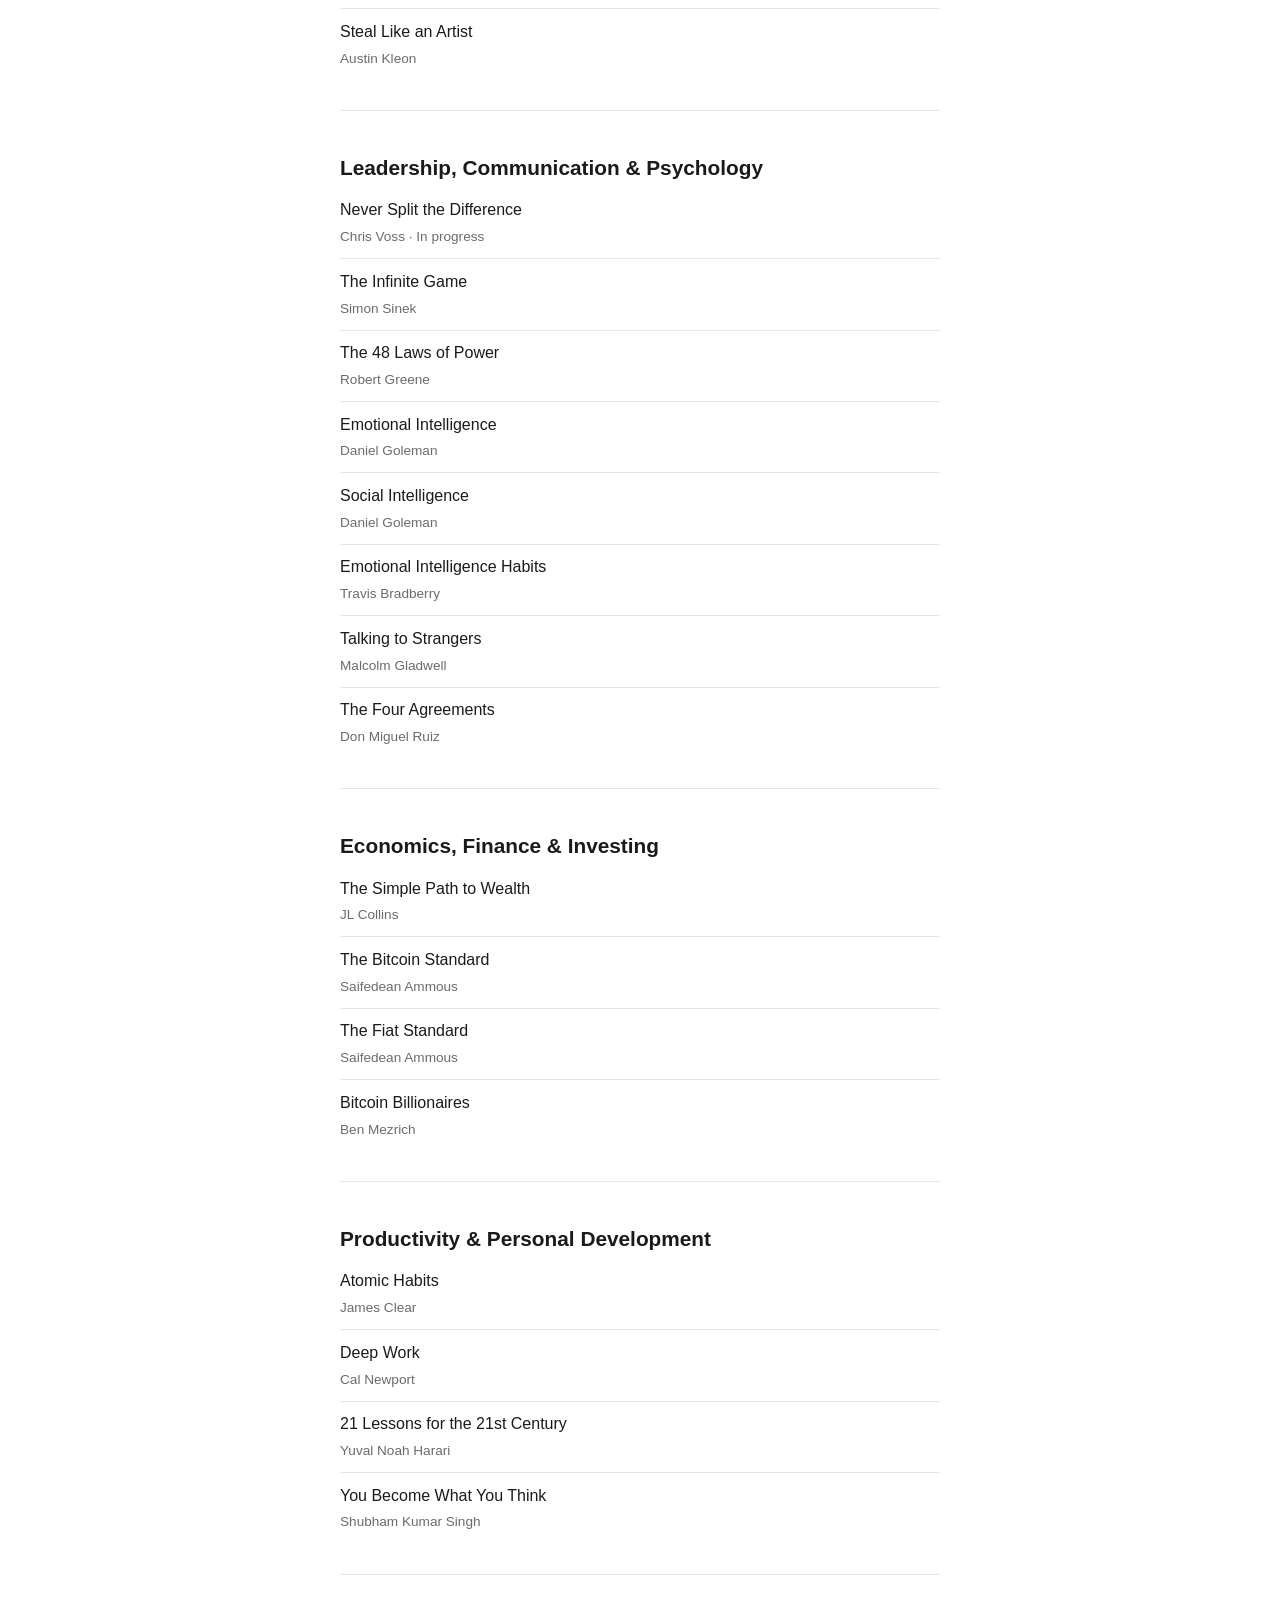
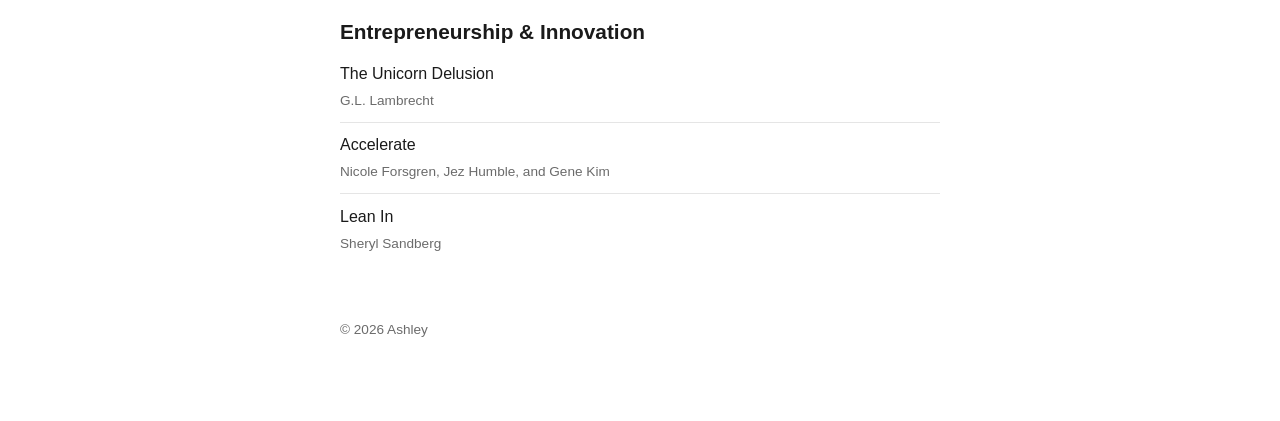
<file: books.html>
<!DOCTYPE html>
<html lang="en">
<head>
  <meta charset="UTF-8">
  <meta name="viewport" content="width=device-width, initial-scale=1.0">
  <meta name="description" content="The books that shape how Ashley thinks about engineering, systems, and life.">
  <title>Readings · Ashley</title>
  <link rel="stylesheet" href="css/style.css">
</head>
<body>
  <header>
    <a class="site-name" href="index.html">Ashley</a>
    <nav>
      <a href="index.html">About</a>
      <a href="blog/index.html">Writings</a>
      <a href="nomadic.html">Nomadic</a>
      <a href="books.html" aria-current="page">Readings</a>
    </nav>
  </header>

  <main>
    <h1>My Library</h1>

    <p>
      Reading has always been one of the ways I sharpen my thinking as an
      engineer and builder. My interests span software engineering,
      distributed systems, artificial intelligence, product development,
      psychology, economics, leadership, and philosophy. I believe building
      great technology requires understanding both systems and the people
      who use them. Many of the ideas behind my engineering work and side
      projects are influenced by the books below.
    </p>

    <hr>

    <h2>Software Engineering &amp; Computer Science</h2>

    <h3>Algorithms &amp; Data Structures</h3>
    <ul class="book-list">
      <li><a href="https://www.goodreads.com/book/show/108986.Introduction_to_Algorithms" target="_blank" rel="noopener">Introduction to Algorithms</a><span class="muted">Thomas H. Cormen, Charles E. Leiserson, Ronald L. Rivest, and Clifford Stein</span></li>
    </ul>

    <h3>Distributed Systems &amp; Software Architecture</h3>
    <ul class="book-list">
      <li><a href="https://www.goodreads.com/book/show/3828902-thinking-in-systems" target="_blank" rel="noopener">Thinking in Systems</a><span class="muted">Donella H. Meadows</span></li>
      <li><a href="https://www.goodreads.com/book/show/23463279-designing-data-intensive-applications" target="_blank" rel="noopener">Designing Data-Intensive Applications</a><span class="muted">Martin Kleppmann</span></li>
      <li><a href="https://www.goodreads.com/book/show/45309700-the-internals-of-postgresql" target="_blank" rel="noopener">The Internals of PostgreSQL</a><span class="muted">Hironobu SUZUKI</span></li>
      <li><a href="https://www.goodreads.com/book/show/61218623-fundamentals-of-data-engineering" target="_blank" rel="noopener">Fundamentals of Data Engineering</a><span class="muted">Joe Reis and Matt Housley</span></li>
      <li><a href="https://www.goodreads.com/book/show/54109255-system-design-interview-an-insider-s-guide" target="_blank" rel="noopener">System Design Interview</a><span class="muted">Alex Xu</span></li>
      <li><a href="https://www.goodreads.com/book/show/58128.Head_First_Design_Patterns" target="_blank" rel="noopener">Head First Design Patterns</a><span class="muted">Eric Freeman, Elisabeth Robson, Bert Bates, and Kathy Sierra</span></li>
      <li><a href="https://www.goodreads.com/book/show/12544648-cracking-the-coding-interview" target="_blank" rel="noopener">Cracking the Coding Interview</a><span class="muted">Gayle Laakmann McDowell</span></li>
    </ul>

    <h3>Systems, Security &amp; Decentralized Computing</h3>
    <ul class="book-list">
      <li><a href="https://www.goodreads.com/book/show/61619.Hacking" target="_blank" rel="noopener">Hacking: The Art of Exploitation</a><span class="muted">Jon Erickson</span></li>
      <li><a href="https://www.goodreads.com/book/show/33584554-mastering-ethereum" target="_blank" rel="noopener">Mastering Ethereum</a><span class="muted">Andreas M. Antonopoulos and Gavin Wood</span></li>
      <li><a href="https://www.goodreads.com/book/show/178628338-read-write-own" target="_blank" rel="noopener">Read Write Own</a><span class="muted">Chris Dixon</span></li>
    </ul>

    <hr>

    <h2>Artificial Intelligence &amp; Product</h2>
    <ul class="book-list">
      <li><a href="https://www.goodreads.com/book/show/199809440-supremacy" target="_blank" rel="noopener">Supremacy: AI, ChatGPT, and the Race That Will Change the World</a><span class="muted">Parmy Olson</span></li>
      <li>Product Management Simplified<span class="muted">Brian Lawley</span></li>
      <li><a href="https://www.goodreads.com/book/show/13099738-steal-like-an-artist" target="_blank" rel="noopener">Steal Like an Artist</a><span class="muted">Austin Kleon</span></li>
    </ul>

    <hr>

    <h2>Leadership, Communication &amp; Psychology</h2>
    <ul class="book-list">
      <li><a href="https://www.goodreads.com/book/show/32444582-never-split-the-difference" target="_blank" rel="noopener">Never Split the Difference</a><span class="muted">Chris Voss · In progress</span></li>
      <li><a href="https://www.goodreads.com/book/show/38390751-the-infinite-game" target="_blank" rel="noopener">The Infinite Game</a><span class="muted">Simon Sinek</span></li>
      <li><a href="https://www.goodreads.com/book/show/1303.The_48_Laws_of_Power" target="_blank" rel="noopener">The 48 Laws of Power</a><span class="muted">Robert Greene</span></li>
      <li><a href="https://www.goodreads.com/book/show/26329.Emotional_Intelligence" target="_blank" rel="noopener">Emotional Intelligence</a><span class="muted">Daniel Goleman</span></li>
      <li><a href="https://www.goodreads.com/book/show/5234344-social-intelligence" target="_blank" rel="noopener">Social Intelligence</a><span class="muted">Daniel Goleman</span></li>
      <li><a href="https://www.goodreads.com/book/show/151339300-emotional-intelligence-habits" target="_blank" rel="noopener">Emotional Intelligence Habits</a><span class="muted">Travis Bradberry</span></li>
      <li><a href="https://www.goodreads.com/book/show/43848929-talking-to-strangers" target="_blank" rel="noopener">Talking to Strangers</a><span class="muted">Malcolm Gladwell</span></li>
      <li><a href="https://www.goodreads.com/book/show/6596.The_Four_Agreements" target="_blank" rel="noopener">The Four Agreements</a><span class="muted">Don Miguel Ruiz</span></li>
    </ul>

    <hr>

    <h2>Economics, Finance &amp; Investing</h2>
    <ul class="book-list">
      <li><a href="https://www.goodreads.com/book/show/30646587-the-simple-path-to-wealth" target="_blank" rel="noopener">The Simple Path to Wealth</a><span class="muted">JL Collins</span></li>
      <li><a href="https://www.goodreads.com/book/show/36448501-the-bitcoin-standard" target="_blank" rel="noopener">The Bitcoin Standard</a><span class="muted">Saifedean Ammous</span></li>
      <li><a href="https://www.goodreads.com/book/show/59539733-the-fiat-standard" target="_blank" rel="noopener">The Fiat Standard</a><span class="muted">Saifedean Ammous</span></li>
      <li><a href="https://www.goodreads.com/book/show/41433284-bitcoin-billionaires" target="_blank" rel="noopener">Bitcoin Billionaires</a><span class="muted">Ben Mezrich</span></li>
    </ul>

    <hr>

    <h2>Productivity &amp; Personal Development</h2>
    <ul class="book-list">
      <li><a href="https://www.goodreads.com/book/show/40121378-atomic-habits" target="_blank" rel="noopener">Atomic Habits</a><span class="muted">James Clear</span></li>
      <li><a href="https://www.goodreads.com/book/show/25744928-deep-work" target="_blank" rel="noopener">Deep Work</a><span class="muted">Cal Newport</span></li>
      <li><a href="https://www.goodreads.com/book/show/38820046-21-lessons-for-the-21st-century" target="_blank" rel="noopener">21 Lessons for the 21st Century</a><span class="muted">Yuval Noah Harari</span></li>
      <li><a href="https://www.goodreads.com/book/show/204236621-you-become-what-you-think" target="_blank" rel="noopener">You Become What You Think</a><span class="muted">Shubham Kumar Singh</span></li>
    </ul>

    <hr>

    <h2>Entrepreneurship &amp; Innovation</h2>
    <ul class="book-list">
      <li><a href="https://www.goodreads.com/book/show/39897141-the-unicorn-delusion-how-to-kill-your-inner-basic-b" target="_blank" rel="noopener">The Unicorn Delusion</a><span class="muted">G.L. Lambrecht</span></li>
      <li><a href="https://www.goodreads.com/book/show/35747076-accelerate" target="_blank" rel="noopener">Accelerate</a><span class="muted">Nicole Forsgren, Jez Humble, and Gene Kim</span></li>
      <li><a href="https://www.goodreads.com/book/show/16071764-lean-in" target="_blank" rel="noopener">Lean In</a><span class="muted">Sheryl Sandberg</span></li>
    </ul>
  </main>

  <footer>
    <p>&copy; 2026 Ashley</p>
  </footer>
</body>
</html>
</file>
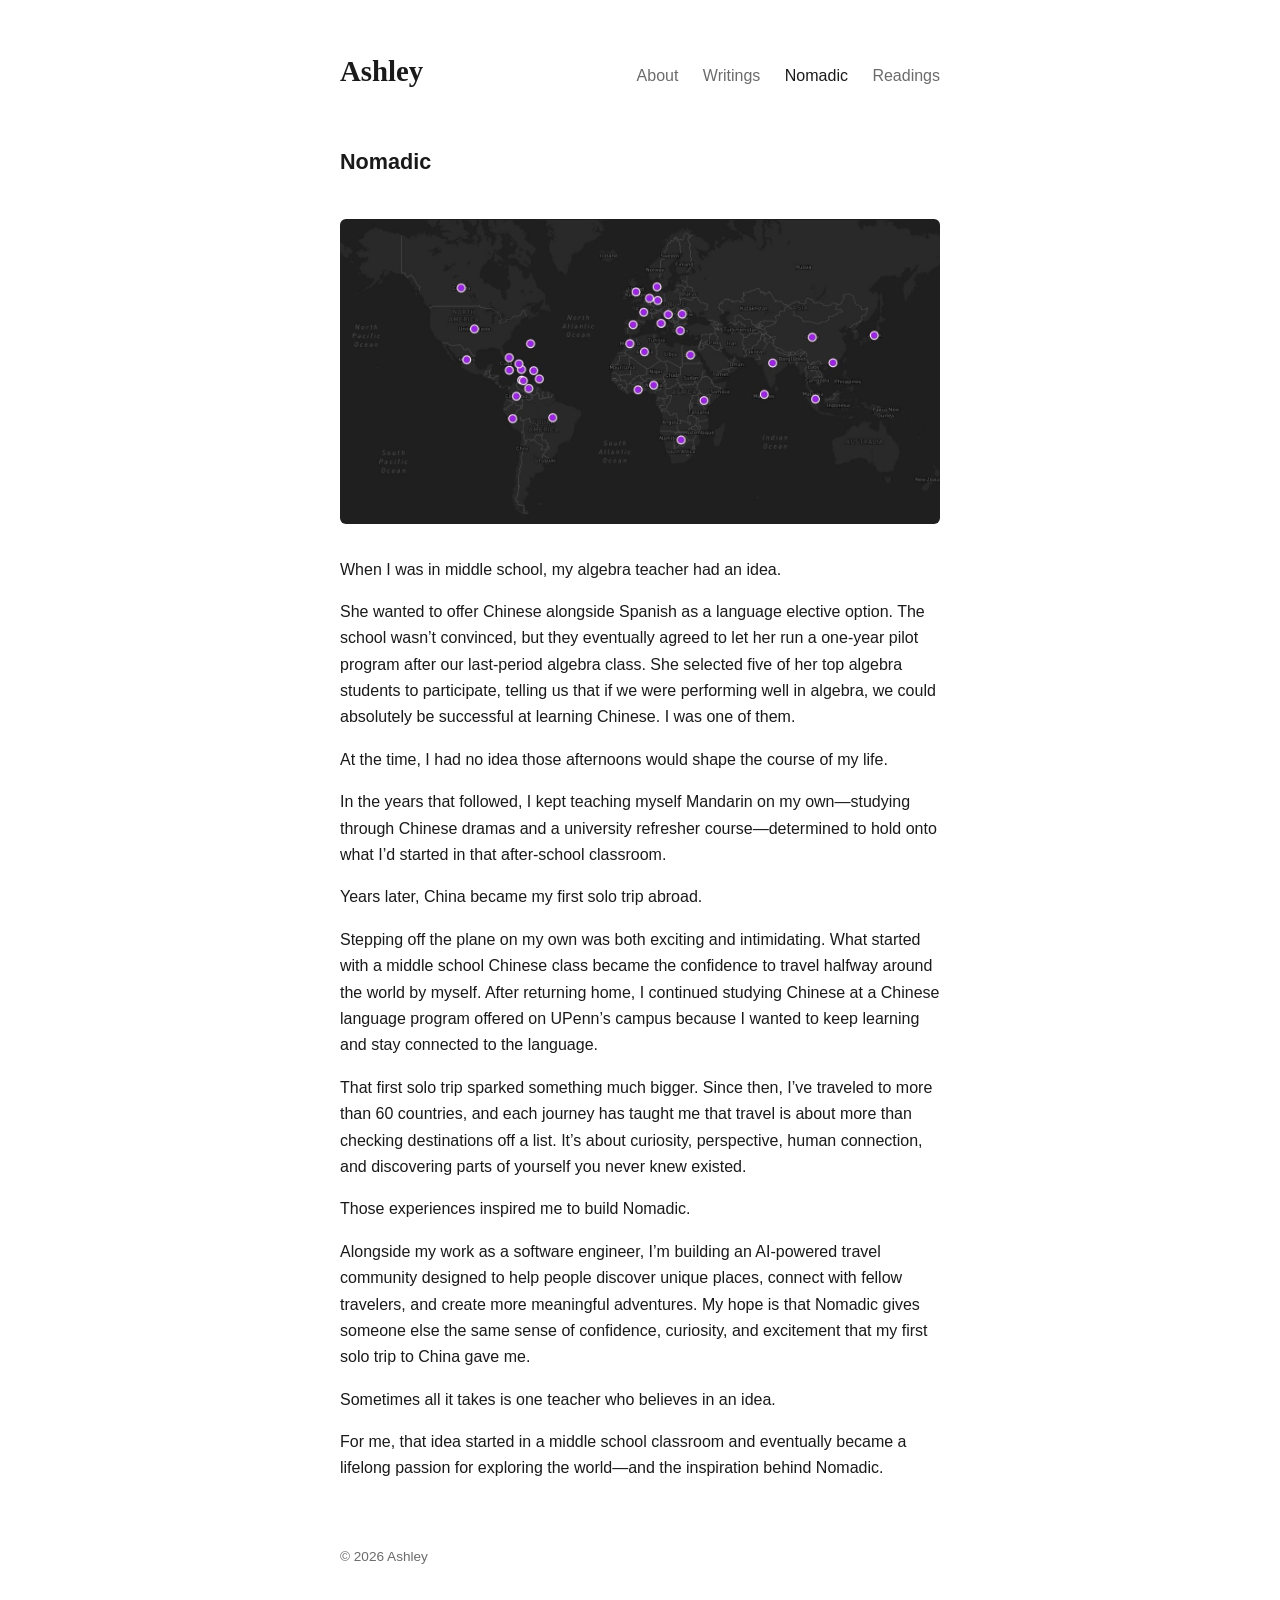
<file: nomadic.html>
<!DOCTYPE html>
<html lang="en">
<head>
  <meta charset="UTF-8">
  <meta name="viewport" content="width=device-width, initial-scale=1.0">
  <meta name="description" content="Where Ashley has been living and working.">
  <title>Nomadic · Ashley</title>
  <link rel="stylesheet" href="css/style.css">
</head>
<body>
  <header>
    <a class="site-name" href="index.html">Ashley</a>
    <nav>
      <a href="index.html">About</a>
      <a href="blog/index.html">Writings</a>
      <a href="nomadic.html" aria-current="page">Nomadic</a>
      <a href="books.html">Readings</a>
    </nav>
  </header>

  <main>
    <h1>Nomadic</h1>

    <img src="images/travel-map.jpg" alt="Map of countries I've visited" class="travel-map">

    <p>When I was in middle school, my algebra teacher had an idea.</p>
    <p>
      She wanted to offer Chinese alongside Spanish as a language elective
      option. The school wasn&rsquo;t
      convinced, but they eventually agreed to let her run a one-year pilot
      program after our last-period algebra class. She selected five of her
      top algebra students to participate, telling us that if we were
      performing well in algebra, we could absolutely be successful at
      learning Chinese. I was one of them.
    </p>
    <p>At the time, I had no idea those afternoons would shape the course of my life.</p>
    <p>
      In the years that followed, I kept teaching myself Mandarin on my
      own&mdash;studying through Chinese dramas and a university refresher
      course&mdash;determined to hold onto what I&rsquo;d started in that
      after-school classroom.
    </p>
    <p>Years later, China became my first solo trip abroad.</p>
    <p>
      Stepping off the plane on my own was both exciting and intimidating.
      What started with a middle school Chinese class became the confidence
      to travel halfway around the world by myself. After returning home, I
      continued studying Chinese at a Chinese language program offered on
      UPenn&rsquo;s campus because I wanted to keep learning and stay
      connected to the language.
    </p>
    <p>
      That first solo trip sparked something much bigger. Since then,
      I&rsquo;ve traveled to more than 60 countries, and each journey has
      taught me that travel is about more than checking destinations off a
      list. It&rsquo;s about curiosity, perspective, human connection, and
      discovering parts of yourself you never knew existed.
    </p>
    <p>Those experiences inspired me to build Nomadic.</p>
    <p>
      Alongside my work as a software engineer, I&rsquo;m building an
      AI-powered travel community designed to help people discover unique
      places, connect with fellow travelers, and create more meaningful
      adventures. My hope is that Nomadic gives someone else the same sense
      of confidence, curiosity, and excitement that my first solo trip to
      China gave me.
    </p>
    <p>Sometimes all it takes is one teacher who believes in an idea.</p>
    <p>
      For me, that idea started in a middle school classroom and eventually
      became a lifelong passion for exploring the world&mdash;and the
      inspiration behind Nomadic.
    </p>
  </main>

  <footer>
    <p>&copy; 2026 Ashley</p>
  </footer>
</body>
</html>
</file>
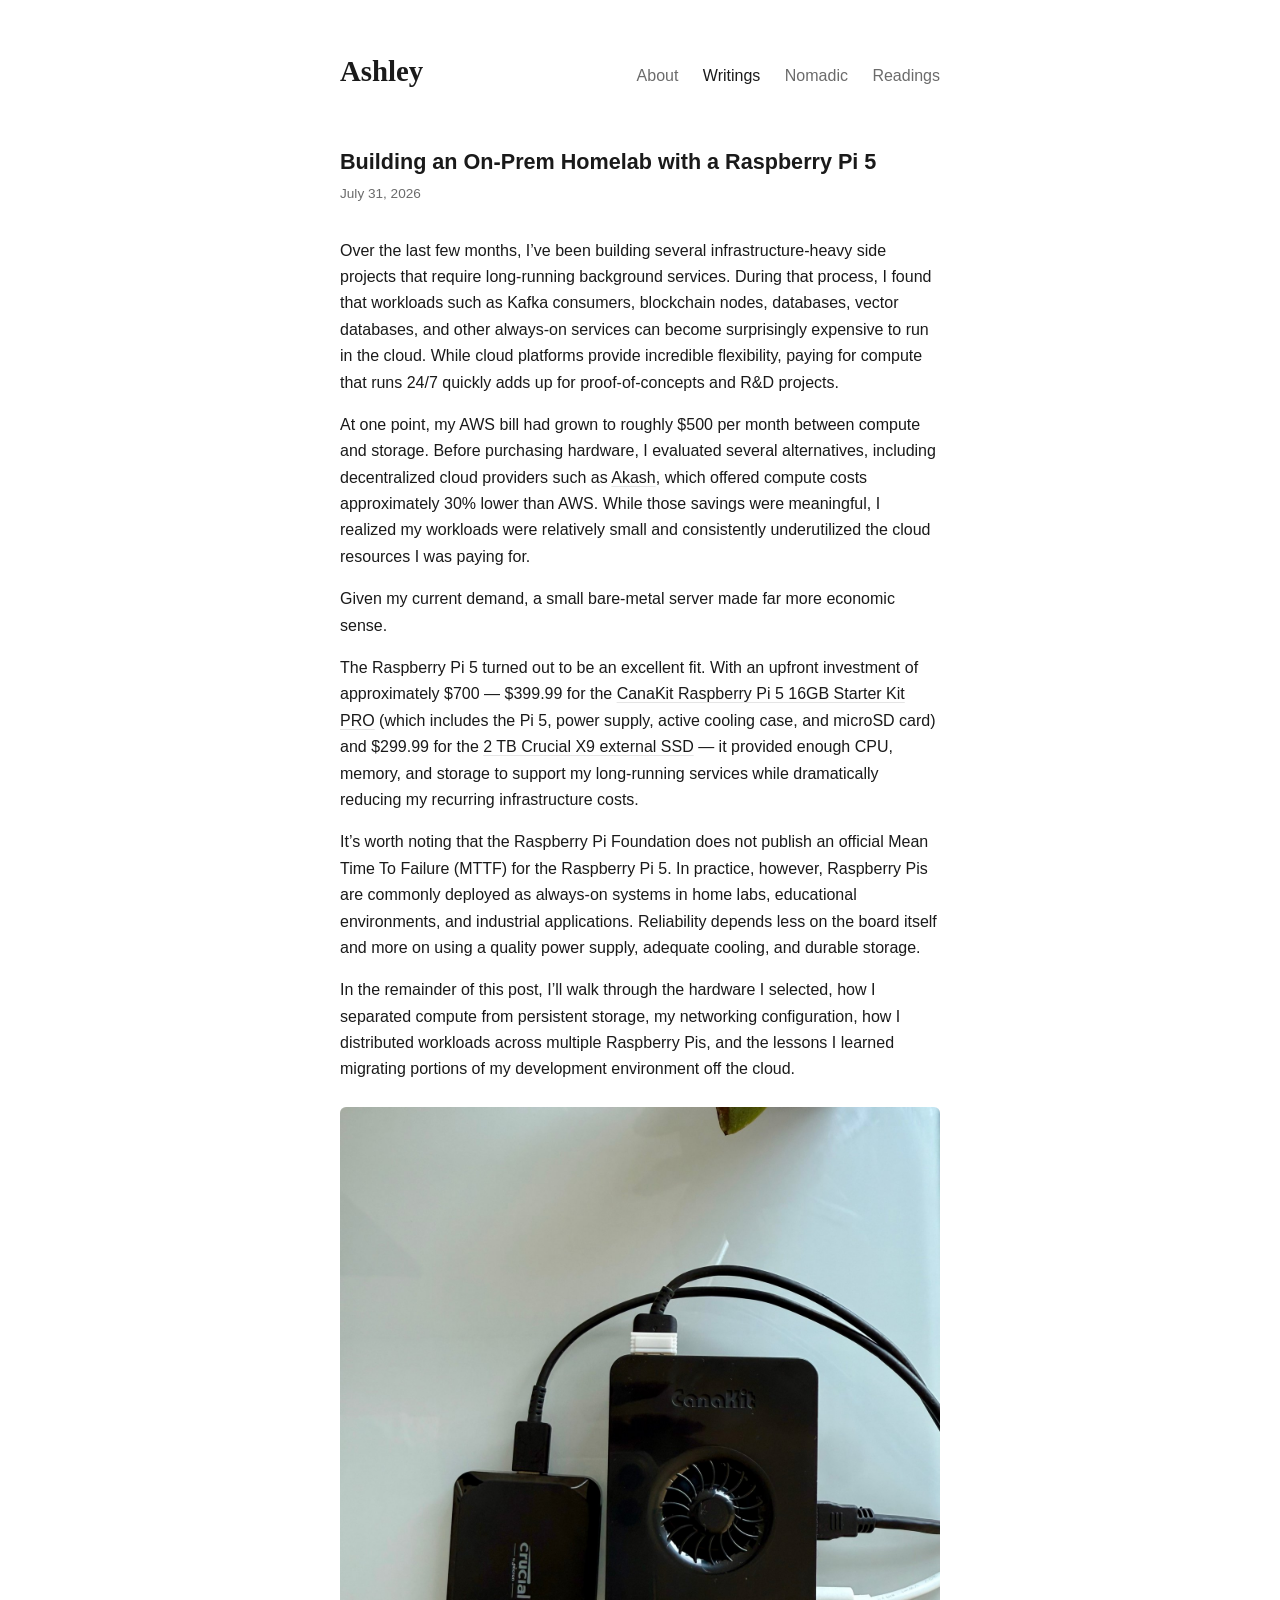
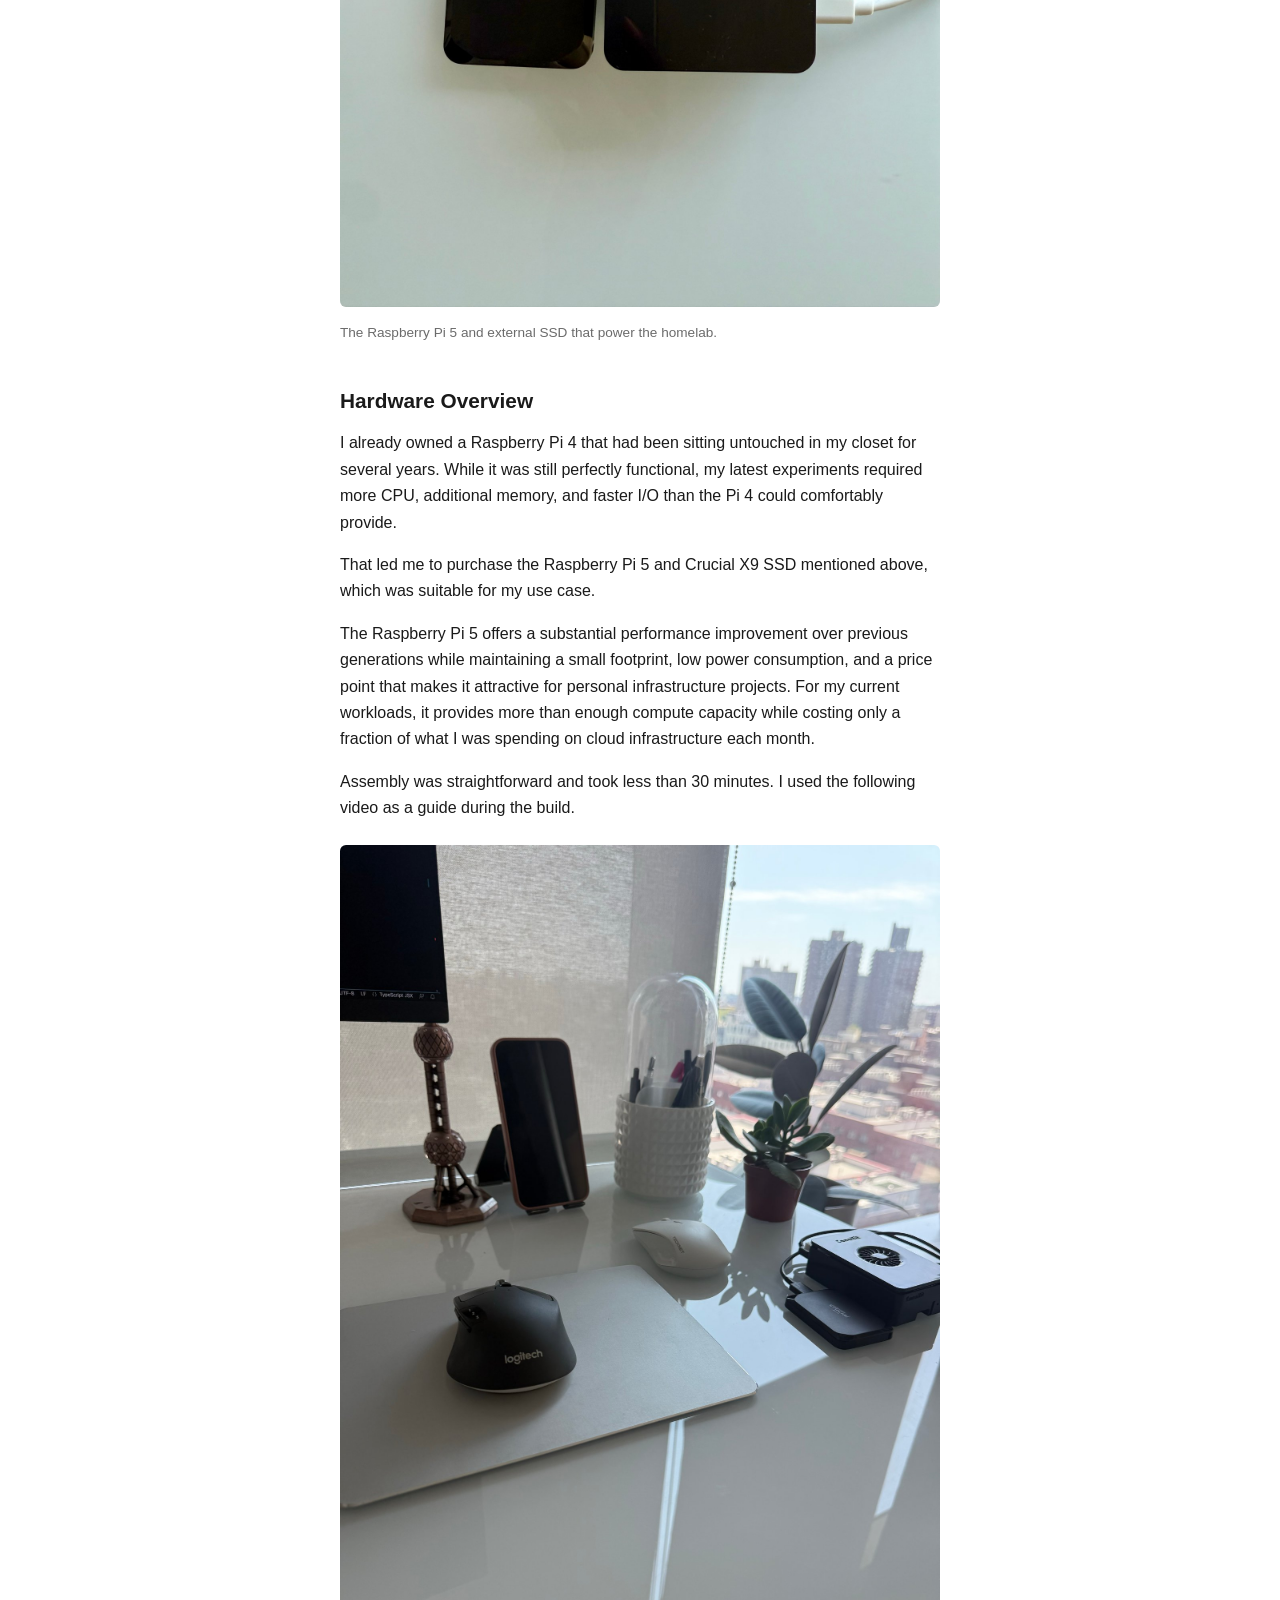
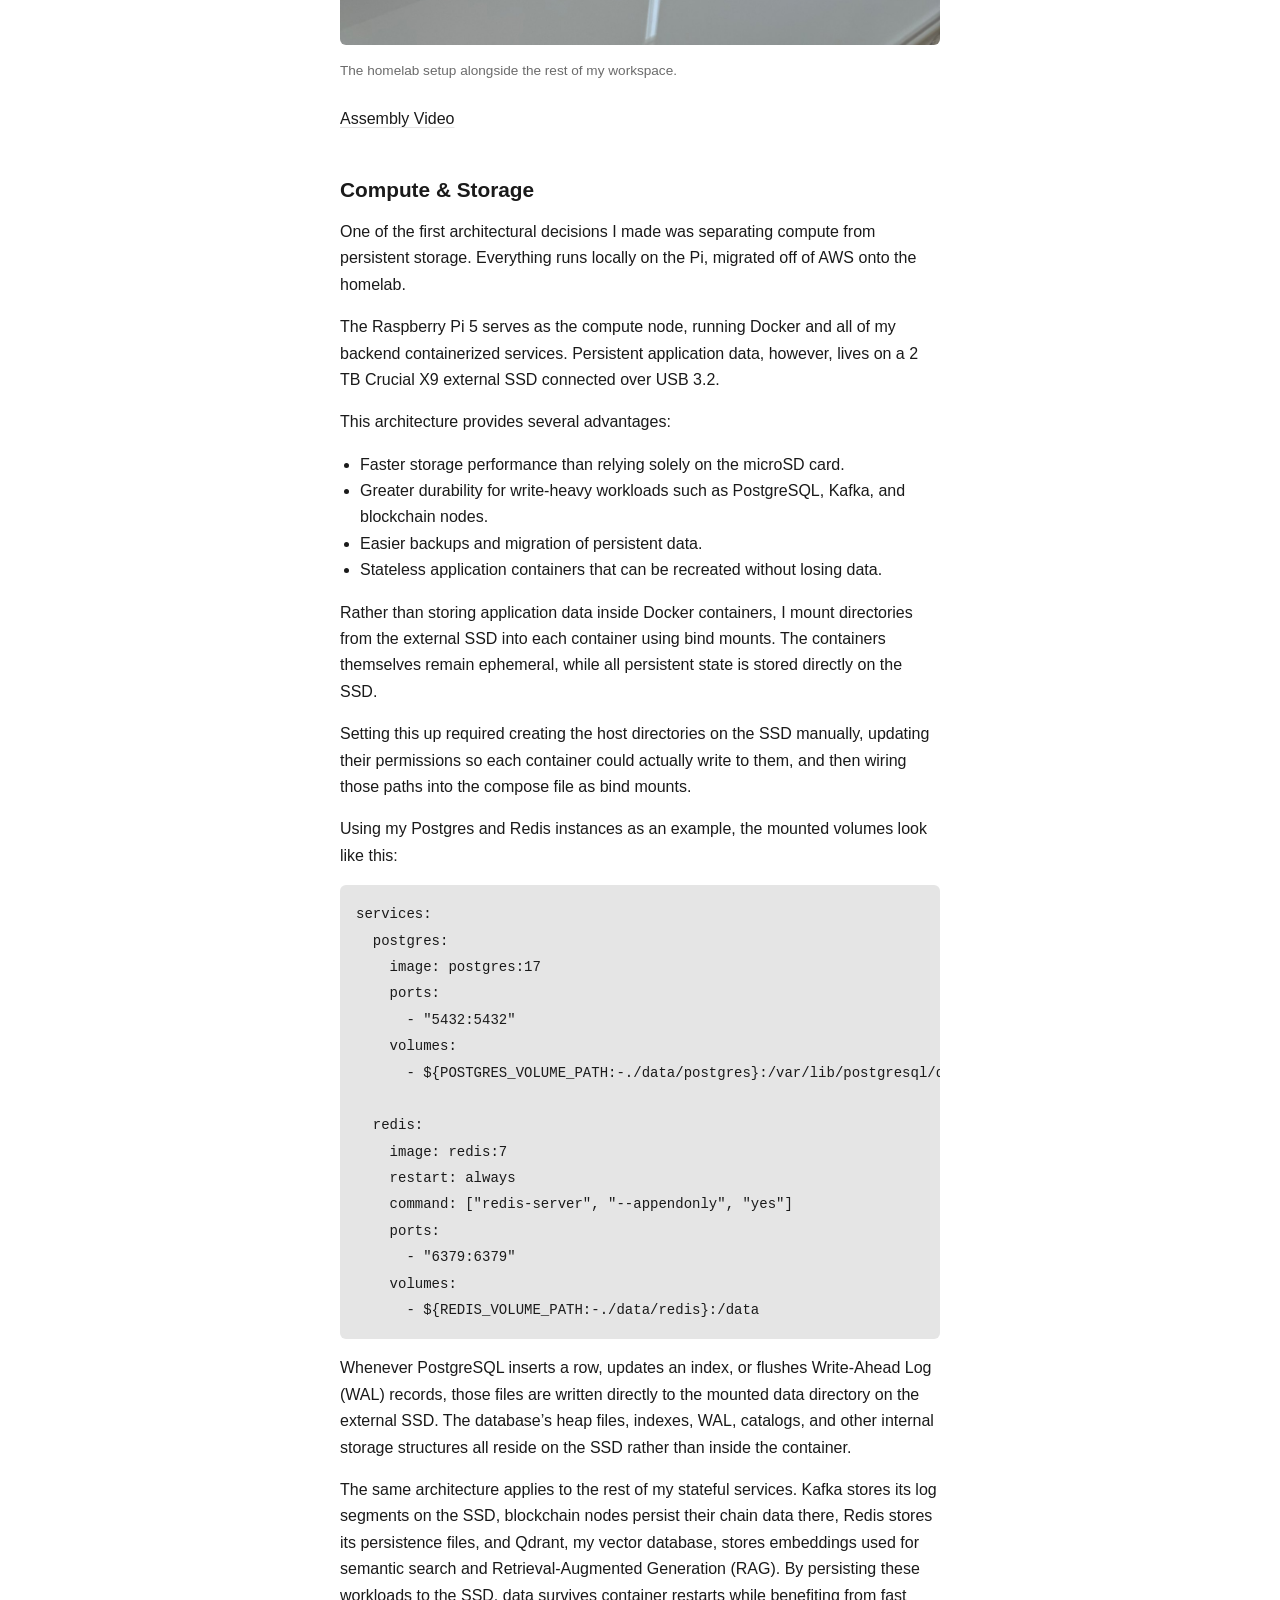
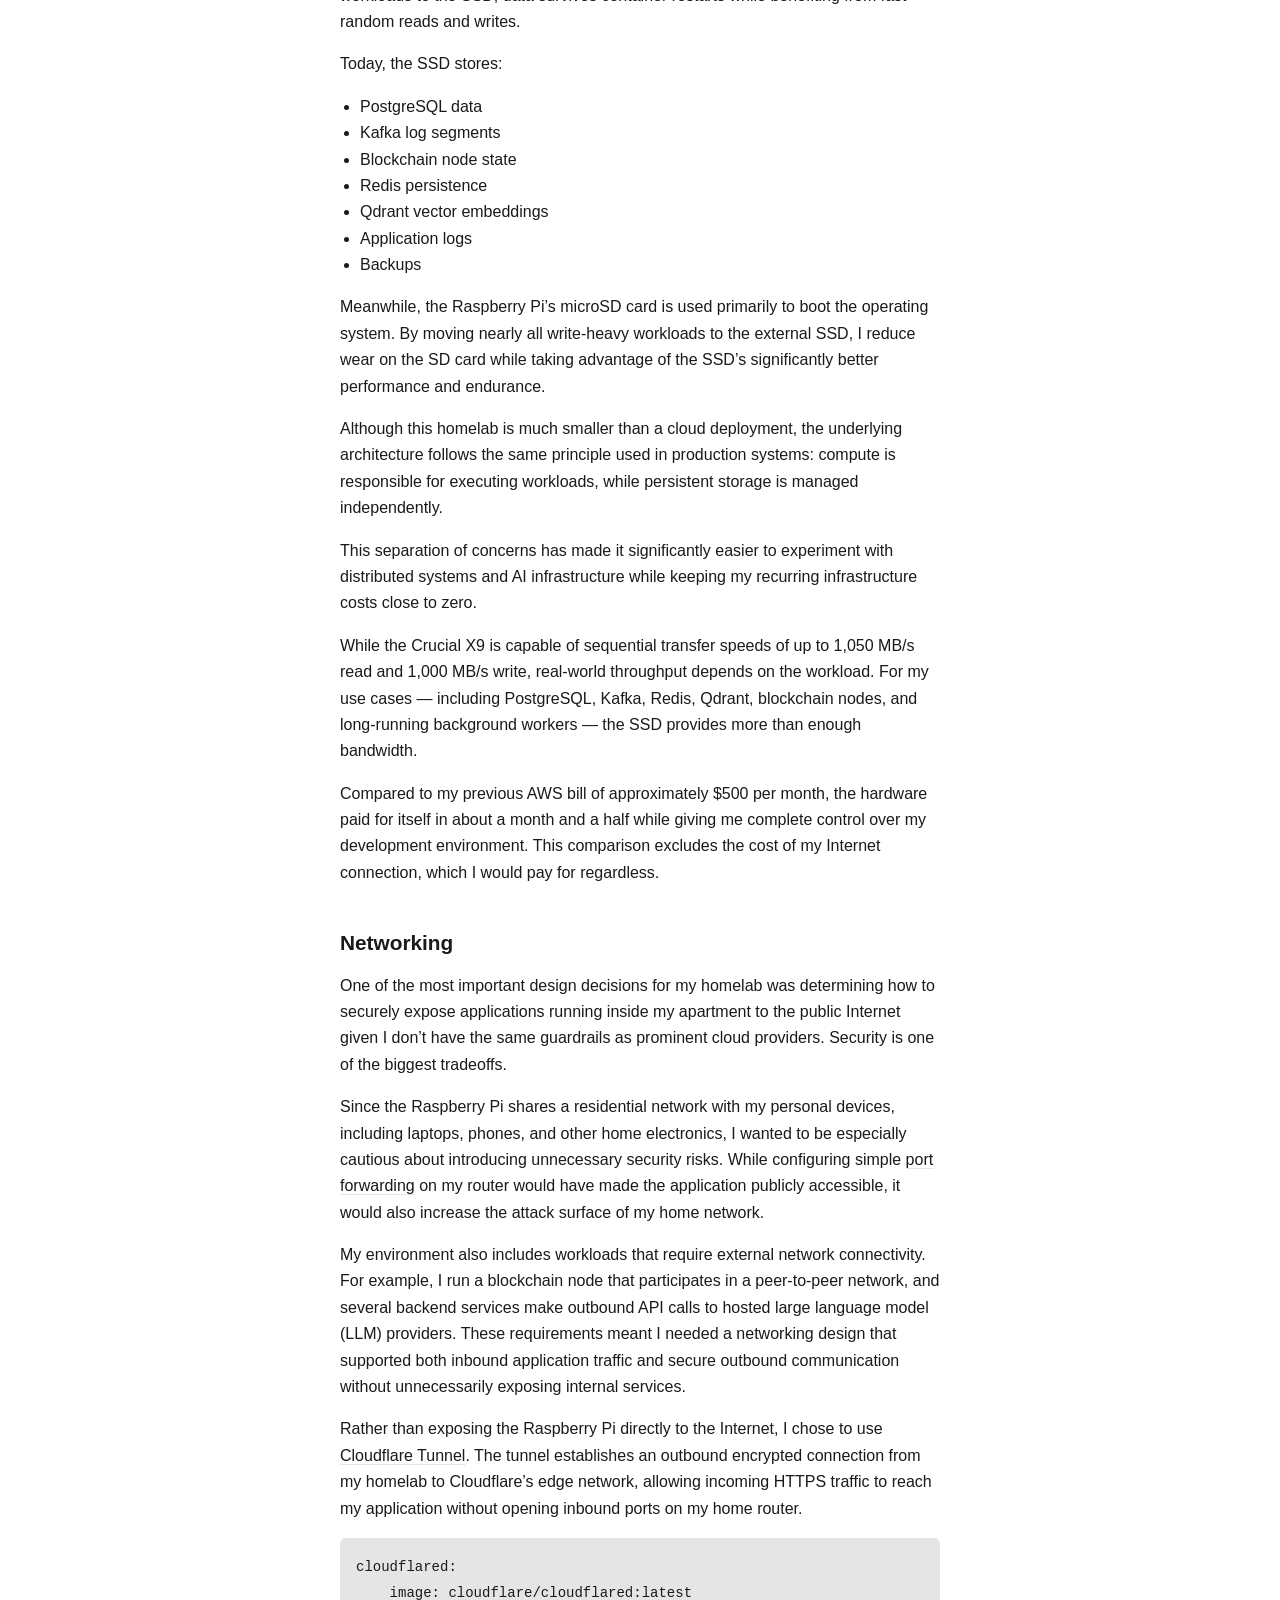
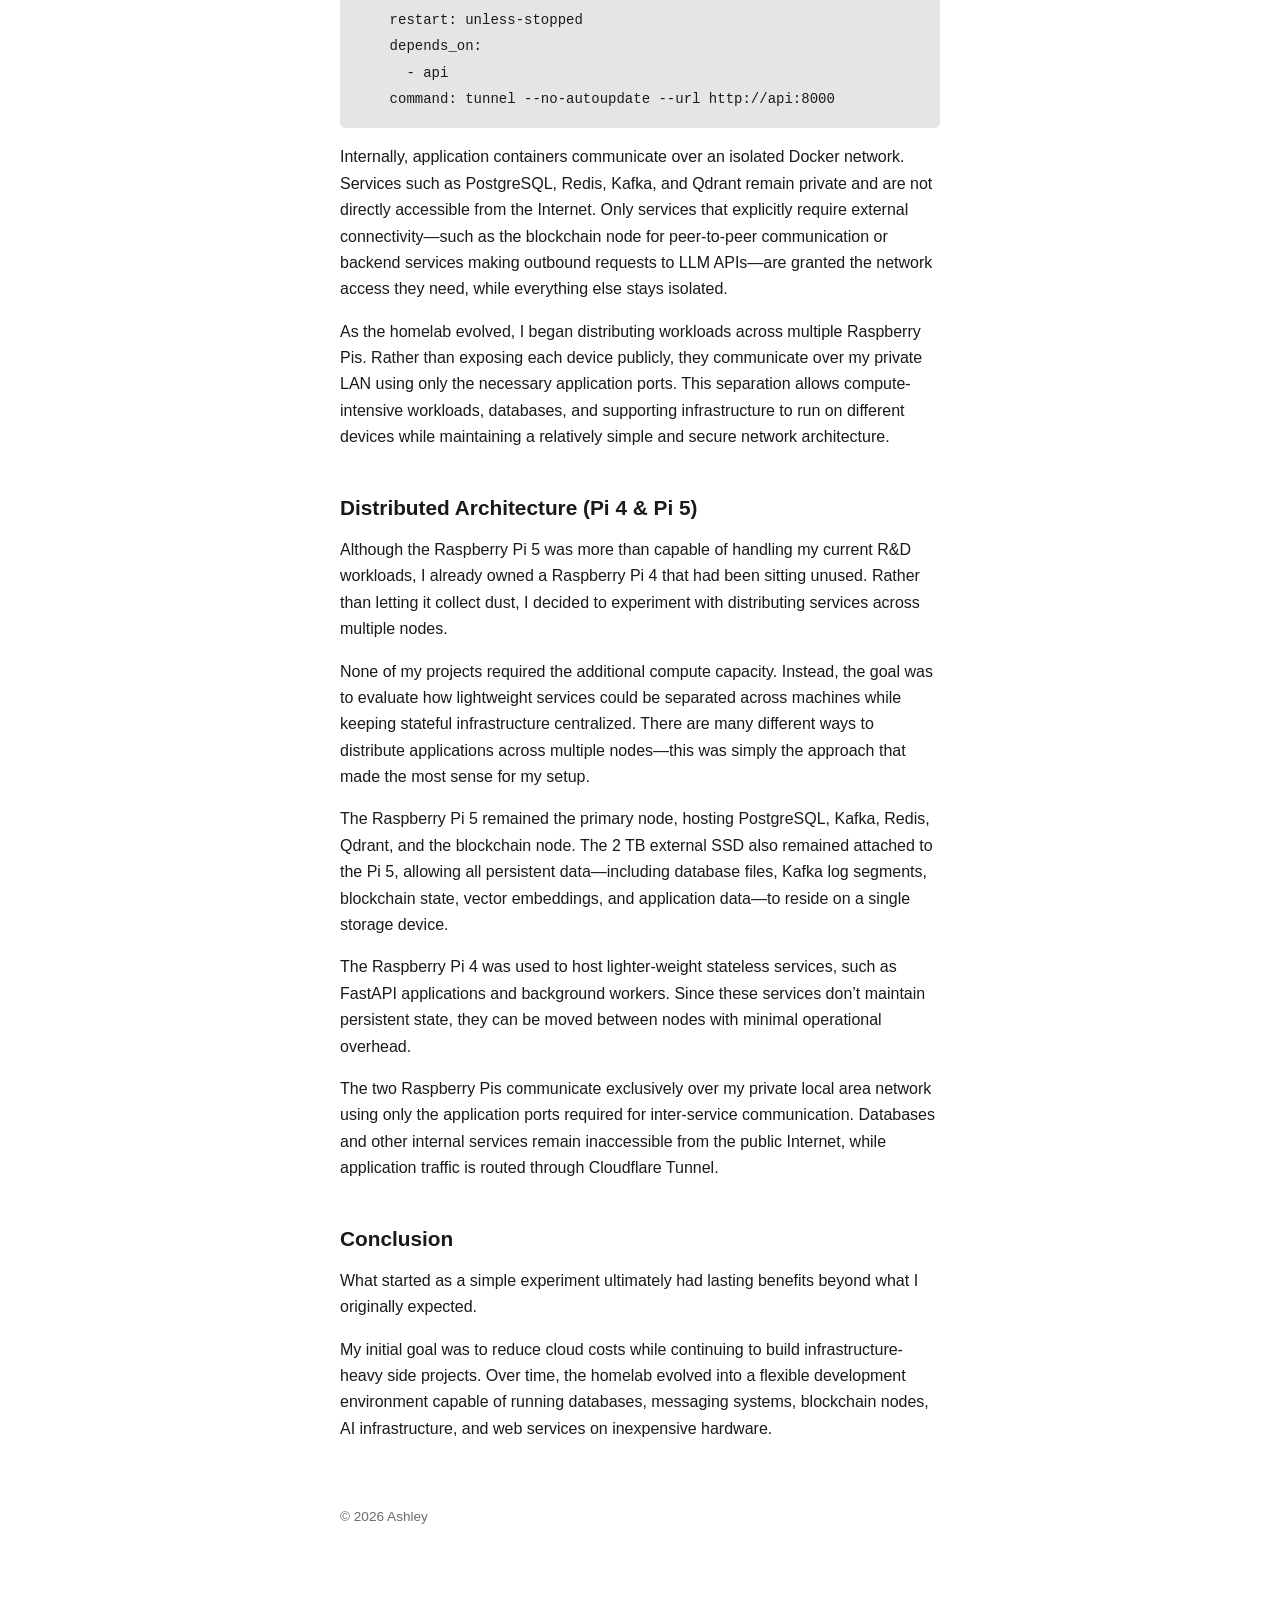
<file: blog/homelab-raspberry-pi-5.html>
<!DOCTYPE html>
<html lang="en">
<head>
  <meta charset="UTF-8">
  <meta name="viewport" content="width=device-width, initial-scale=1.0">
  <meta name="description" content="Building an on-prem homelab with a Raspberry Pi 5, by Ashley.">
  <title>Building an On-Prem Homelab with a Raspberry Pi 5 · Ashley</title>
  <link rel="stylesheet" href="../css/style.css">
</head>
<body>
  <header>
    <a class="site-name" href="../index.html">Ashley</a>
    <nav>
      <a href="../index.html">About</a>
      <a href="index.html" aria-current="page">Writings</a>
      <a href="../nomadic.html">Nomadic</a>
      <a href="../books.html">Readings</a>
    </nav>
  </header>

  <main>
    <article>
      <h1>Building an On-Prem Homelab with a Raspberry Pi 5</h1>
      <p class="post-meta"><time datetime="2026-07-31">July 31, 2026</time></p>

      <p>
        Over the last few months, I&rsquo;ve been building several
        infrastructure-heavy side projects that require long-running
        background services. During that process, I found that workloads
        such as Kafka consumers, blockchain nodes, databases, vector
        databases, and other always-on services can become surprisingly
        expensive to run in the cloud. While cloud platforms provide
        incredible flexibility, paying for compute that runs 24/7 quickly
        adds up for proof-of-concepts and R&amp;D projects.
      </p>
      <p>
        At one point, my AWS bill had grown to roughly $500 per month
        between compute and storage. Before purchasing hardware, I
        evaluated several alternatives, including decentralized cloud
        providers such as <a href="https://akash.network/" target="_blank" rel="noopener">Akash</a>,
        which offered compute costs approximately 30% lower than AWS.
        While those savings were meaningful, I
        realized my workloads were relatively small and consistently
        underutilized the cloud resources I was paying for.
      </p>
      <p>Given my current demand, a small bare-metal server made far more economic sense.</p>
      <p>
        The Raspberry Pi 5 turned out to be an excellent fit. With an
        upfront investment of approximately $700 &mdash; $399.99 for the
        <a href="https://www.amazon.com/CanaKit-Raspberry-16GB-Starter-Kit/dp/B0DZFG4MSH" target="_blank" rel="noopener">CanaKit Raspberry Pi 5 16GB Starter Kit PRO</a>
        (which includes the Pi 5, power supply, active cooling case, and
        microSD card) and $299.99 for the
        <a href="https://www.amazon.com/Crucial-2TB-Portable-SSD-CT2000X9SSD902/dp/B0CGW18S6Y" target="_blank" rel="noopener">2 TB Crucial X9 external SSD</a>
        &mdash; it provided enough CPU, memory, and storage to support my
        long-running services while dramatically reducing my recurring
        infrastructure costs.
      </p>
      <p>
        It&rsquo;s worth noting that the Raspberry Pi Foundation does not
        publish an official Mean Time To Failure (MTTF) for the Raspberry
        Pi 5. In practice, however, Raspberry Pis are commonly deployed as
        always-on systems in home labs, educational environments, and
        industrial applications. Reliability depends less on the board
        itself and more on using a quality power supply, adequate cooling,
        and durable storage.
      </p>
      <p>
        In the remainder of this post, I&rsquo;ll walk through the hardware
        I selected, how I separated compute from persistent storage, my
        networking configuration, how I distributed workloads across
        multiple Raspberry Pis, and the lessons I learned migrating
        portions of my development environment off the cloud.
      </p>
      <figure>
        <img src="../images/pi.jpeg" alt="Raspberry Pi 5 in its CanaKit cooling case beside a Crucial X9 external SSD">
        <figcaption>The Raspberry Pi 5 and external SSD that power the homelab.</figcaption>
      </figure>

      <h2>Hardware Overview</h2>
      <p>
        I already owned a Raspberry Pi 4 that had been sitting untouched
        in my closet for several years. While it was still perfectly
        functional, my latest experiments required more CPU, additional
        memory, and faster I/O than the Pi 4 could comfortably provide.
      </p>
      <p>
        That led me to purchase the Raspberry Pi 5 and Crucial X9 SSD
        mentioned above, which was suitable for my use case.
      </p>
      <p>
        The Raspberry Pi 5 offers a substantial performance improvement
        over previous generations while maintaining a small footprint, low
        power consumption, and a price point that makes it attractive for
        personal infrastructure projects. For my current workloads, it
        provides more than enough compute capacity while costing only a
        fraction of what I was spending on cloud infrastructure each
        month.
      </p>
      <p>
        Assembly was straightforward and took less than 30 minutes. I used
        the following video as a guide during the build.
      </p>
      <figure>
        <img src="../images/lab.jpeg" alt="Home office desk with a Raspberry Pi homelab, laptop, mouse, phone, and plant by a window">
        <figcaption>The homelab setup alongside the rest of my workspace.</figcaption>
      </figure>
      <p>
        <a href="https://youtu.be/Wi_S7QkuN3M" target="_blank" rel="noopener">Assembly Video</a>
      </p>

      <h2>Compute &amp; Storage</h2>
      <p>
        One of the first architectural decisions I made was separating
        compute from persistent storage. Everything runs locally on the
        Pi, migrated off of AWS onto the homelab.
      </p>
      <p>
        The Raspberry Pi 5 serves as the compute node, running Docker and
        all of my backend containerized services. Persistent application
        data, however, lives on a 2 TB Crucial X9 external SSD connected
        over USB 3.2.
      </p>
      <p>This architecture provides several advantages:</p>
      <ul>
        <li>Faster storage performance than relying solely on the microSD card.</li>
        <li>Greater durability for write-heavy workloads such as PostgreSQL, Kafka, and blockchain nodes.</li>
        <li>Easier backups and migration of persistent data.</li>
        <li>Stateless application containers that can be recreated without losing data.</li>
      </ul>
      <p>
        Rather than storing application data inside Docker containers, I
        mount directories from the external SSD into each container using
        bind mounts. The containers themselves remain ephemeral, while
        all persistent state is stored directly on the SSD.
      </p>
      <p>
        Setting this up required creating the host directories on the SSD
        manually, updating their permissions so each container could
        actually write to them, and then wiring those paths into the
        compose file as bind mounts.
      </p>
      <p>Using my Postgres and Redis instances as an example, the mounted volumes look like this:</p>
      <pre><code>services:
  postgres:
    image: postgres:17
    ports:
      - "5432:5432"
    volumes:
      - ${POSTGRES_VOLUME_PATH:-./data/postgres}:/var/lib/postgresql/data

  redis:
    image: redis:7
    restart: always
    command: ["redis-server", "--appendonly", "yes"]
    ports:
      - "6379:6379"
    volumes:
      - ${REDIS_VOLUME_PATH:-./data/redis}:/data</code></pre>
      <p>
        Whenever PostgreSQL inserts a row, updates an index, or flushes
        Write-Ahead Log (WAL) records, those files are written directly to
        the mounted data directory on the external SSD. The database&rsquo;s
        heap files, indexes, WAL, catalogs, and other internal storage
        structures all reside on the SSD rather than inside the container.
      </p>
      <p>
        The same architecture applies to the rest of my stateful services.
        Kafka stores its log segments on the SSD, blockchain nodes persist
        their chain data there, Redis stores its persistence files, and
        Qdrant, my vector database, stores embeddings used for semantic
        search and Retrieval-Augmented Generation (RAG). By persisting
        these workloads to the SSD, data survives container restarts while
        benefiting from fast random reads and writes.
      </p>
      <p>Today, the SSD stores:</p>
      <ul>
        <li>PostgreSQL data</li>
        <li>Kafka log segments</li>
        <li>Blockchain node state</li>
        <li>Redis persistence</li>
        <li>Qdrant vector embeddings</li>
        <li>Application logs</li>
        <li>Backups</li>
      </ul>
      <p>
        Meanwhile, the Raspberry Pi&rsquo;s microSD card is used primarily
        to boot the operating system. By moving nearly all write-heavy
        workloads to the external SSD, I reduce wear on the SD card while
        taking advantage of the SSD&rsquo;s significantly better
        performance and endurance.
      </p>
      <p>
        Although this homelab is much smaller than a cloud deployment, the
        underlying architecture follows the same principle used in
        production systems: compute is responsible for executing
        workloads, while persistent storage is managed independently.
      </p>
      <p>
        This separation of concerns has made it significantly easier to
        experiment with distributed systems and AI infrastructure while
        keeping my recurring infrastructure costs close to zero.
      </p>

      <p>
        While the Crucial X9 is capable of sequential transfer speeds of
        up to 1,050 MB/s read and 1,000 MB/s write, real-world throughput
        depends on the workload. For my use cases &mdash; including
        PostgreSQL, Kafka, Redis, Qdrant, blockchain nodes, and
        long-running background workers &mdash; the SSD provides more
        than enough bandwidth.
      </p>

      <p>
        Compared to my previous AWS bill of approximately $500 per month,
        the hardware paid for itself in about a month and a half while
        giving me complete control over my development environment. This
        comparison excludes the cost of my Internet connection, which I
        would pay for regardless.
      </p>

      <h2>Networking</h2>
      <p>
        One of the most important design decisions for my homelab was
        determining how to securely expose applications running inside my
        apartment to the public Internet given I don&rsquo;t have the same
        guardrails as prominent cloud providers. Security is one of the
        biggest tradeoffs.
      </p>
      <p>
        Since the Raspberry Pi shares a residential network with my
        personal devices, including laptops, phones, and other home
        electronics, I wanted to be especially cautious about introducing
        unnecessary security risks. While configuring simple
        <a href="https://www.verizon.com/support/knowledge-base-302813/" target="_blank" rel="noopener">port forwarding</a>
        on my router would have made the application publicly accessible,
        it would also increase the attack surface of my home network.
      </p>
      <p>
        My environment also includes workloads that require external
        network connectivity. For example, I run a blockchain node that
        participates in a peer-to-peer network, and several backend
        services make outbound API calls to hosted large language model
        (LLM) providers. These requirements meant I needed a networking
        design that supported both inbound application traffic and secure
        outbound communication without unnecessarily exposing internal
        services.
      </p>
      <p>
        Rather than exposing the Raspberry Pi directly to the Internet, I
        chose to use
        <a href="https://developers.cloudflare.com/tunnel/" target="_blank" rel="noopener">Cloudflare Tunnel</a>.
        The tunnel establishes an outbound encrypted connection from my
        homelab to Cloudflare&rsquo;s edge network, allowing incoming HTTPS
        traffic to reach my application without opening inbound ports on
        my home router.
      </p>
      <pre><code>cloudflared:
    image: cloudflare/cloudflared:latest
    restart: unless-stopped
    depends_on:
      - api
    command: tunnel --no-autoupdate --url http://api:8000</code></pre>
      <p>
        Internally, application containers communicate over an isolated
        Docker network. Services such as PostgreSQL, Redis, Kafka, and
        Qdrant remain private and are not directly accessible from the
        Internet. Only services that explicitly require external
        connectivity&mdash;such as the blockchain node for peer-to-peer
        communication or backend services making outbound requests to LLM
        APIs&mdash;are granted the network access they need, while
        everything else stays isolated.
      </p>
      <p>
        As the homelab evolved, I began distributing workloads across
        multiple Raspberry Pis. Rather than exposing each device publicly,
        they communicate over my private LAN using only the necessary
        application ports. This separation allows compute-intensive
        workloads, databases, and supporting infrastructure to run on
        different devices while maintaining a relatively simple and secure
        network architecture.
      </p>
      <h2>Distributed Architecture (Pi 4 &amp; Pi 5)</h2>
      <p>
        Although the Raspberry Pi 5 was more than capable of handling my
        current R&amp;D workloads, I already owned a Raspberry Pi 4 that
        had been sitting unused. Rather than letting it collect dust, I
        decided to experiment with distributing services across multiple
        nodes.
      </p>
      <p>
        None of my projects required the additional compute capacity.
        Instead, the goal was to evaluate how lightweight services could
        be separated across machines while keeping stateful infrastructure
        centralized. There are many different ways to distribute
        applications across multiple nodes&mdash;this was simply the
        approach that made the most sense for my setup.
      </p>
      <p>
        The Raspberry Pi 5 remained the primary node, hosting PostgreSQL,
        Kafka, Redis, Qdrant, and the blockchain node. The 2 TB external
        SSD also remained attached to the Pi 5, allowing all persistent
        data&mdash;including database files, Kafka log segments,
        blockchain state, vector embeddings, and application data&mdash;to
        reside on a single storage device.
      </p>
      <p>
        The Raspberry Pi 4 was used to host lighter-weight stateless
        services, such as FastAPI applications and background workers.
        Since these services don&rsquo;t maintain persistent state, they
        can be moved between nodes with minimal operational overhead.
      </p>
      <p>
        The two Raspberry Pis communicate exclusively over my private
        local area network using only the application ports required for
        inter-service communication. Databases and other internal services
        remain inaccessible from the public Internet, while application
        traffic is routed through Cloudflare Tunnel.
      </p>
      <h2>Conclusion</h2>
      <p>What started as a simple experiment ultimately had lasting benefits beyond what I originally expected.</p>
      <p>
        My initial goal was to reduce cloud costs while continuing to
        build infrastructure-heavy side projects. Over time, the homelab
        evolved into a flexible development environment capable of running
        databases, messaging systems, blockchain nodes, AI infrastructure,
        and web services on inexpensive hardware.
      </p>
    </article>
  </main>

  <footer>
    <p>&copy; 2026 Ashley</p>
  </footer>
</body>
</html>
</file>
<file: css/style.css>
:root {
  --bg: #ffffff;
  --fg: #1a1a1a;
  --muted: #6b6b6b;
  --line: #e5e5e5;
  --accent: #1a1a1a;
}

@media (prefers-color-scheme: dark) {
  :root {
    --bg: #111111;
    --fg: #e8e8e8;
    --muted: #8a8a8a;
    --line: #2a2a2a;
    --accent: #e8e8e8;
  }
}

* {
  box-sizing: border-box;
  margin: 0;
  padding: 0;
}

html {
  color-scheme: light dark;
}

body {
  font-family: -apple-system, BlinkMacSystemFont, "Segoe UI", Helvetica, Arial, sans-serif;
  font-size: 1rem;
  line-height: 1.65;
  color: var(--fg);
  background: var(--bg);
  max-width: 40rem;
  margin: 0 auto;
  padding: 3rem 1.25rem 4rem;
  -webkit-font-smoothing: antialiased;
}

header {
  display: flex;
  justify-content: space-between;
  align-items: baseline;
  margin-bottom: 3rem;
}

header .site-name {
  font-family: "Snell Roundhand", "Brush Script MT", "Segoe Script", cursive;
  font-weight: bold;
  font-size: 1.8rem;
  text-decoration: none;
  color: var(--fg);
}

nav a {
  color: var(--muted);
  text-decoration: none;
  margin-left: 1.25rem;
}

nav a:hover,
nav a[aria-current="page"] {
  color: var(--fg);
}

h1 {
  font-size: 1.35rem;
  font-weight: 600;
  margin-bottom: 1rem;
}

h2 {
  font-size: 1.3rem;
  font-weight: 600;
  margin: 2.5rem 0 0.75rem;
}

h3 {
  font-size: 0.9rem;
  font-weight: 600;
  color: var(--muted);
  margin: 1.25rem 0 0.5rem;
}

p {
  margin-bottom: 1rem;
}

a {
  color: var(--accent);
  text-decoration: underline;
  text-decoration-color: var(--line);
  text-underline-offset: 3px;
}

a:hover {
  text-decoration-color: var(--accent);
}

.muted {
  color: var(--muted);
}

/* Post lists (home + blog index) */
.post-list {
  list-style: none;
}

.post-list li {
  display: flex;
  gap: 1rem;
  align-items: baseline;
  margin-bottom: 0.5rem;
}

.post-list time {
  color: var(--muted);
  font-size: 0.85rem;
  font-variant-numeric: tabular-nums;
  white-space: nowrap;
  min-width: 6.5rem;
}

.post-list a {
  text-decoration: none;
}

.post-list a:hover {
  text-decoration: underline;
  text-underline-offset: 3px;
}

/* Book lists */
.book-list {
  list-style: none;
}

.book-list li {
  padding: 0.6rem 0;
  border-bottom: 1px solid var(--line);
}

.book-list li:first-child {
  padding-top: 0;
}

.book-list li:last-child {
  border-bottom: none;
  padding-bottom: 0;
}

.book-list a {
  display: block;
  color: var(--fg);
  text-decoration: none;
}

.book-list a:hover {
  color: var(--accent);
  text-decoration: underline;
  text-decoration-color: var(--line);
  text-underline-offset: 3px;
}

.book-list .muted {
  display: block;
  font-size: 0.85rem;
  margin-top: 0.15rem;
}

/* Contact links row */
.links {
  list-style: none;
  display: flex;
  flex-wrap: wrap;
  gap: 0.5rem 1.5rem;
}

.links a {
  color: var(--muted);
  text-decoration: none;
}

.links a:hover {
  color: var(--fg);
}

/* Article (blog post) pages */
article .post-meta {
  color: var(--muted);
  font-size: 0.85rem;
  margin-bottom: 2rem;
}

article h1 {
  margin-bottom: 0.25rem;
}

article ul,
article ol {
  margin: 0 0 1rem 1.25rem;
}

article code {
  font-family: ui-monospace, SFMono-Regular, Menlo, monospace;
  font-size: 0.875em;
  background: var(--line);
  padding: 0.1em 0.35em;
  border-radius: 4px;
}

article pre {
  background: var(--line);
  padding: 1rem;
  border-radius: 6px;
  overflow-x: auto;
  margin-bottom: 1rem;
}

article pre code {
  background: none;
  padding: 0;
}

article img {
  max-width: 100%;
  border-radius: 6px;
}

article figure {
  margin: 1.5rem 0;
}

article figcaption {
  color: var(--muted);
  font-size: 0.85rem;
  margin-top: 0.4rem;
}

article blockquote {
  border-left: 2px solid var(--line);
  padding-left: 1rem;
  color: var(--muted);
  margin-bottom: 1rem;
}

article table {
  width: 100%;
  border-collapse: collapse;
  margin-bottom: 1.5rem;
  font-size: 0.9rem;
}

article th,
article td {
  text-align: left;
  padding: 0.5rem 0.75rem;
  border-bottom: 1px solid var(--line);
}

article th {
  color: var(--muted);
  font-weight: 600;
}

hr {
  border: none;
  border-top: 1px solid var(--line);
  margin: 2.5rem 0;
}

.travel-map {
  max-width: 100%;
  border-radius: 6px;
  margin: 1.5rem 0;
}

footer {
  margin-top: 4rem;
  color: var(--muted);
  font-size: 0.85rem;
}
</file>
